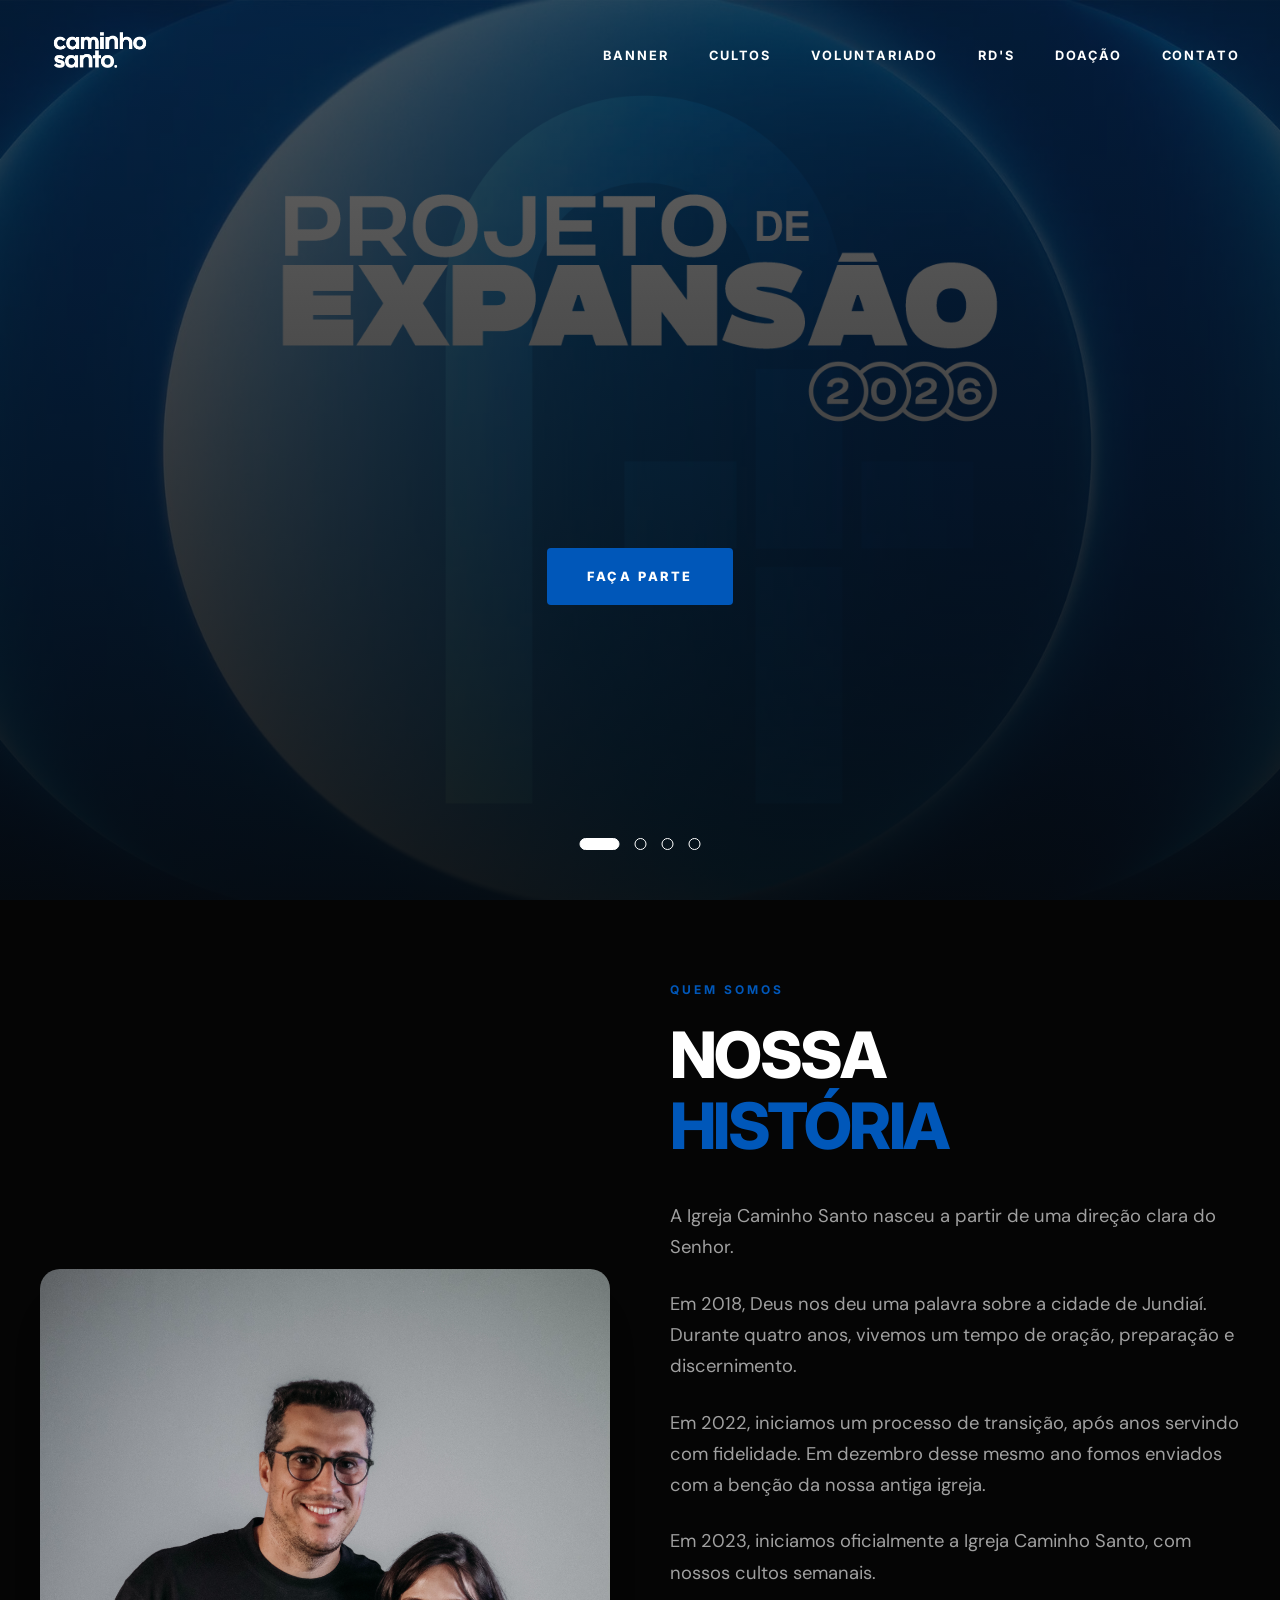
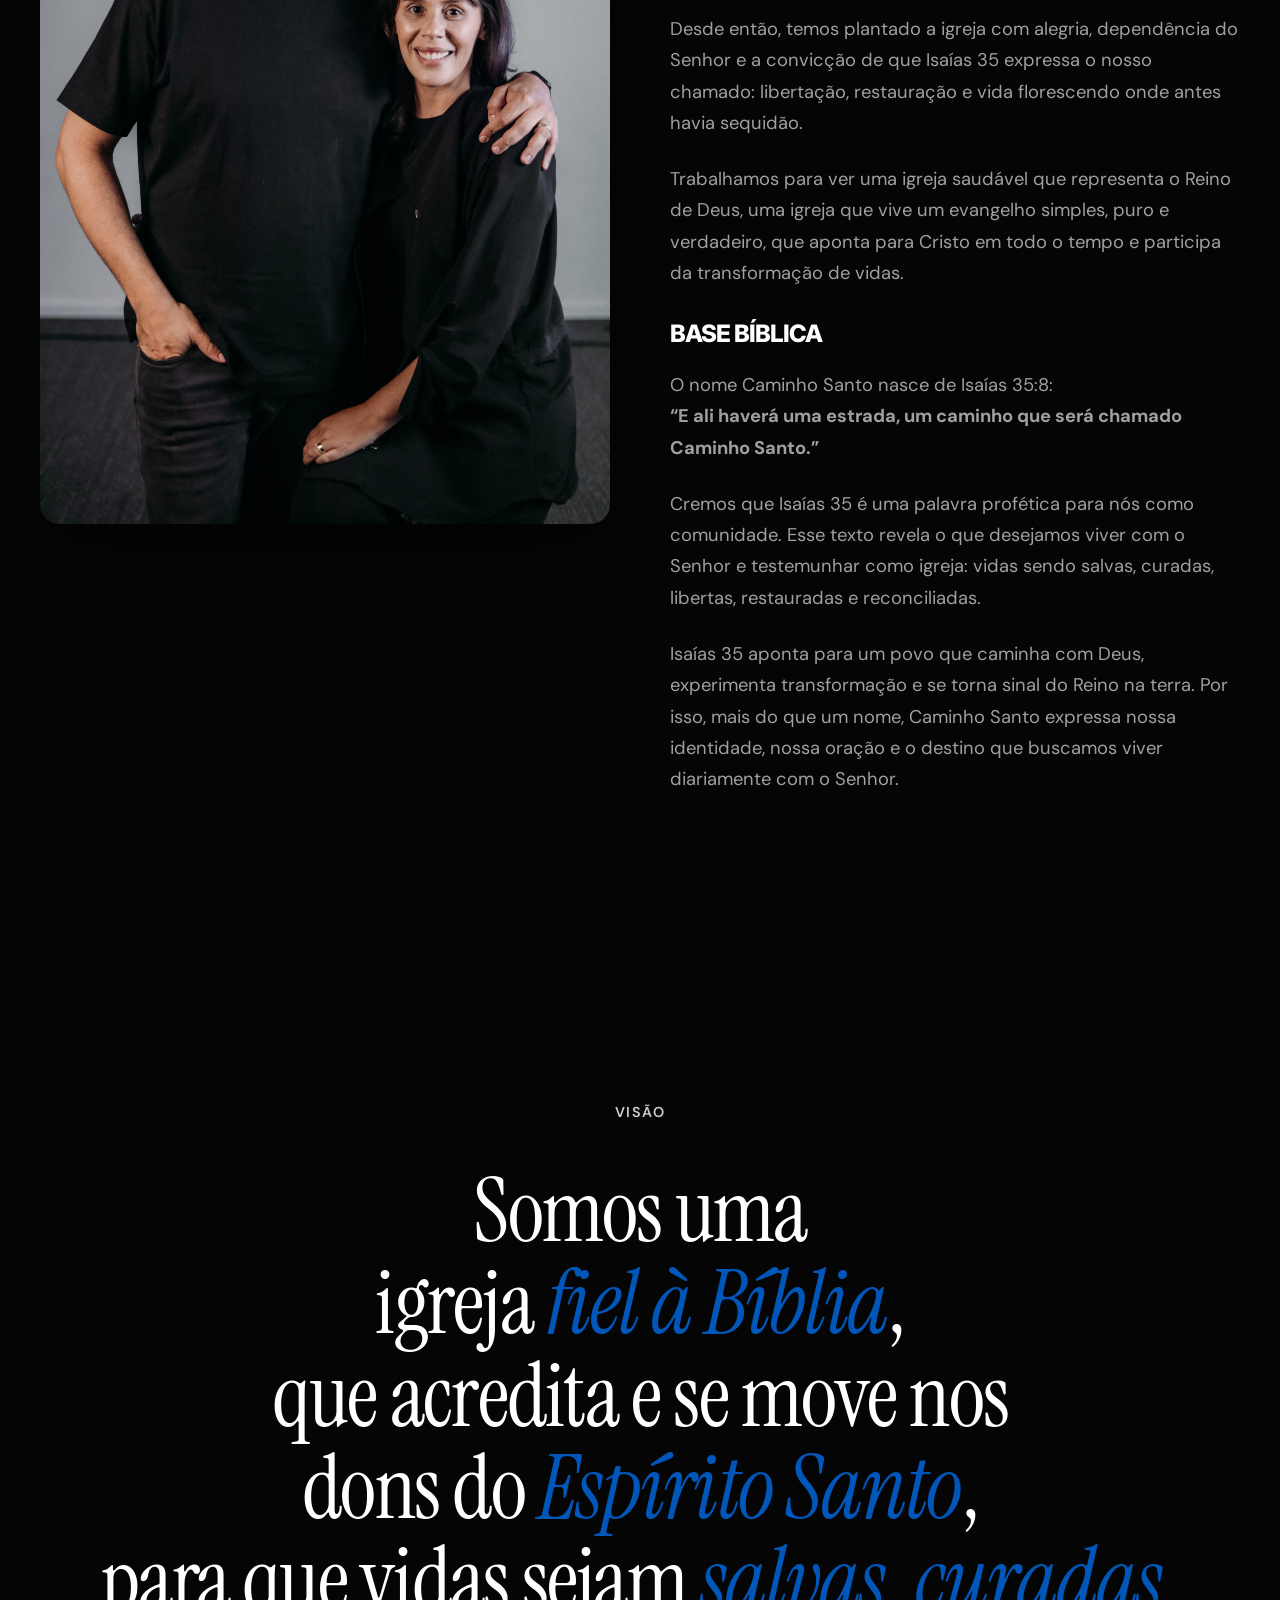
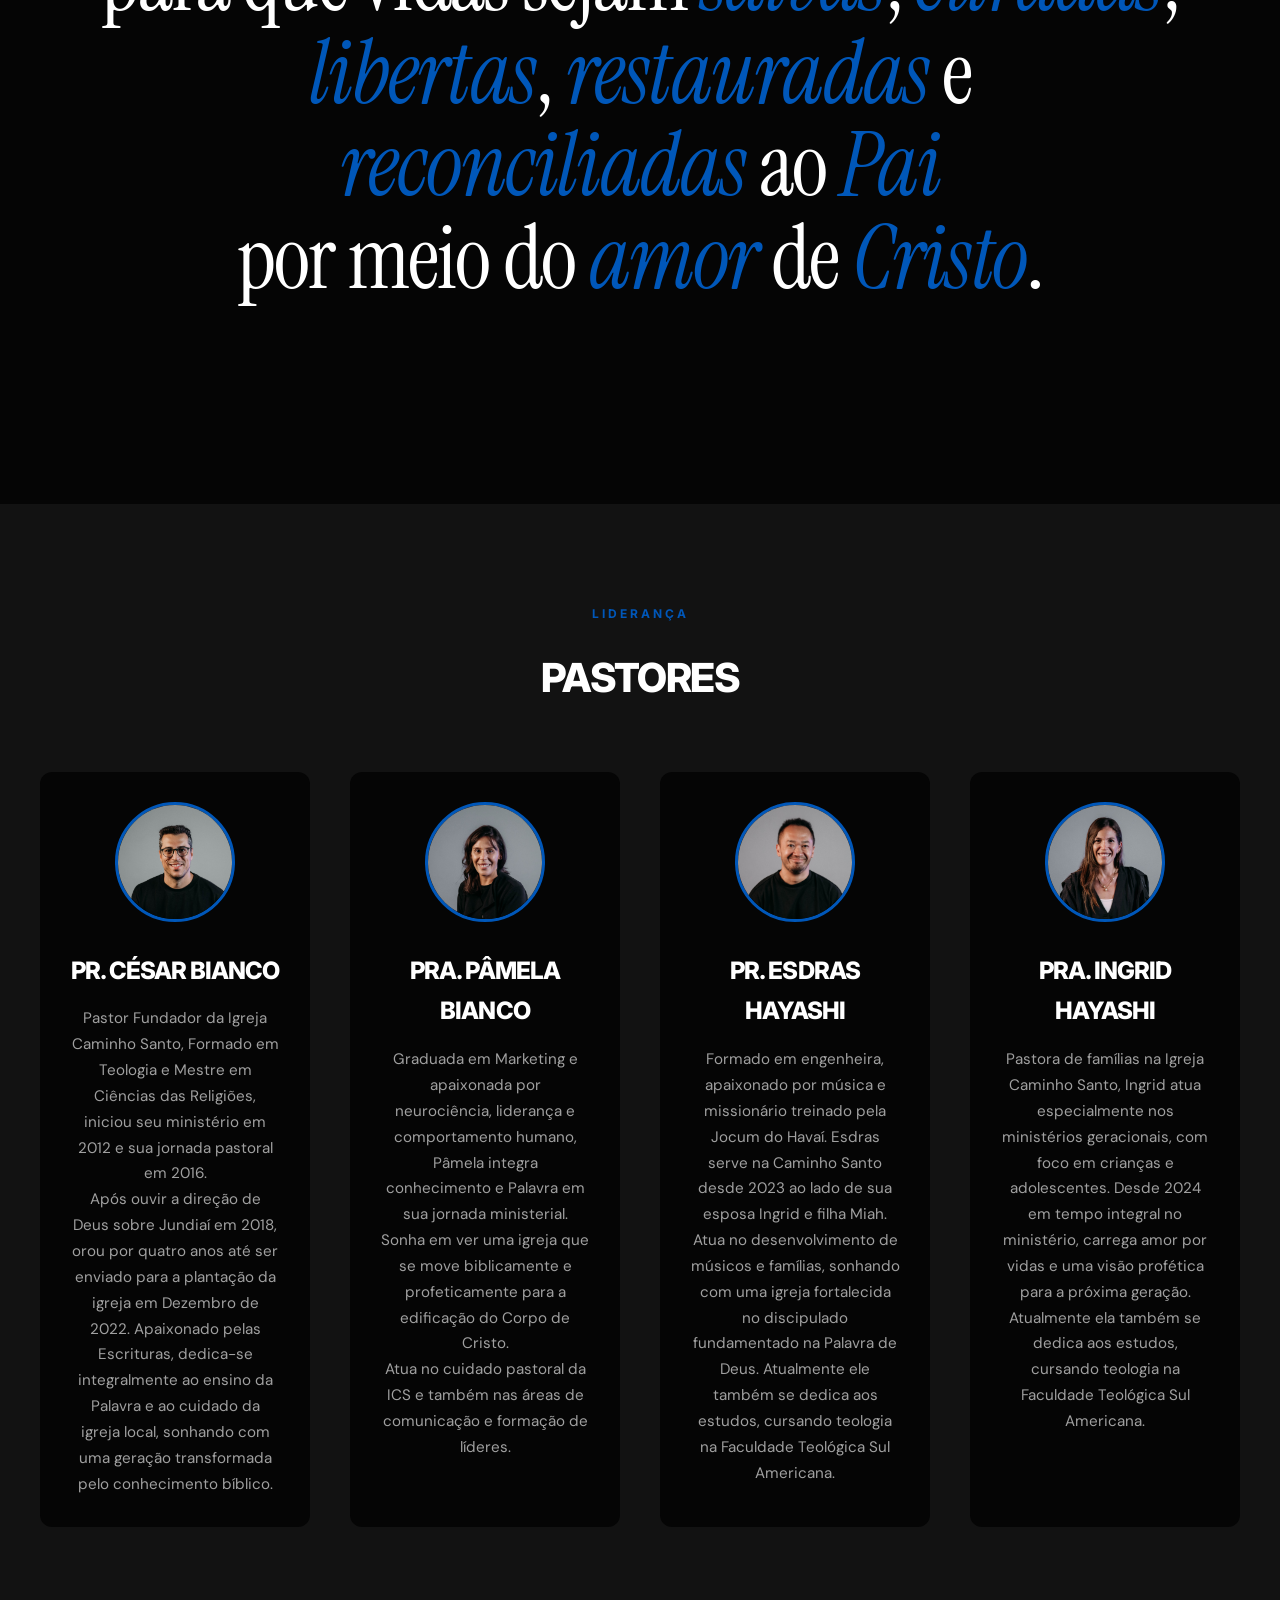
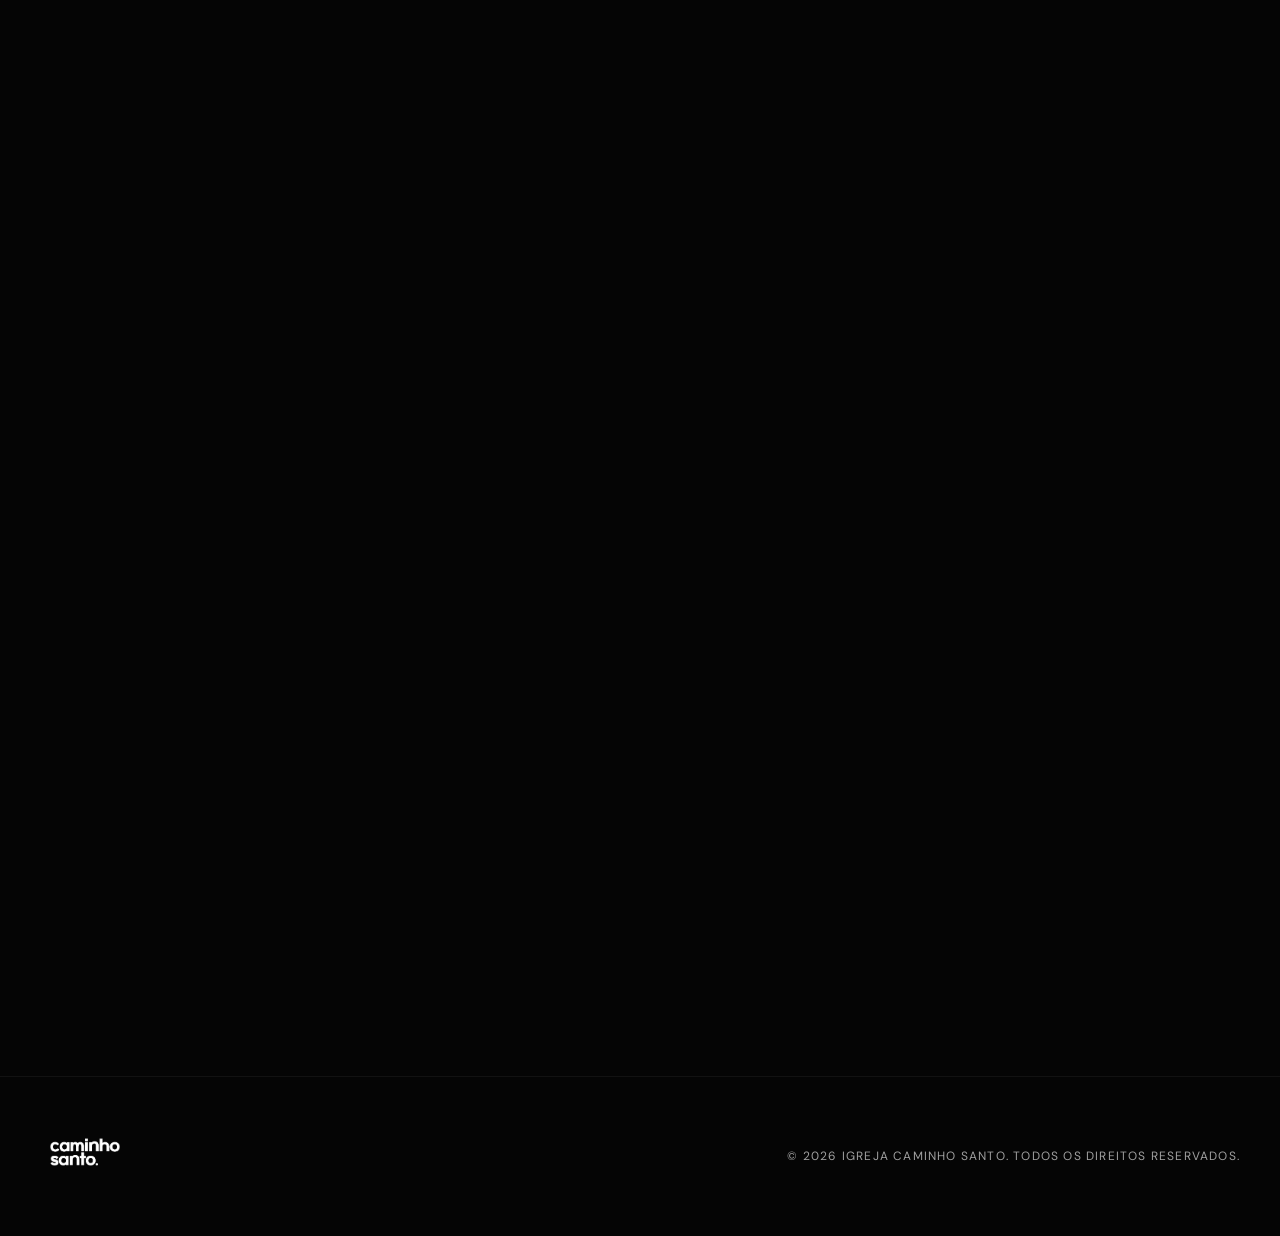
<file: index.html>
<!DOCTYPE html>
<html lang="pt-BR">

<head>
    <!-- Google Tag Manager -->
    <script>(function(w,d,s,l,i){w[l]=w[l]||[];w[l].push({'gtm.start':
    new Date().getTime(),event:'gtm.js'});var f=d.getElementsByTagName(s)[0],
    j=d.createElement(s),dl=l!='dataLayer'?'&l='+l:'';j.async=true;j.src=
    'https://www.googletagmanager.com/gtm.js?id='+i+dl;f.parentNode.insertBefore(j,f);
    })(window,document,'script','dataLayer','GTM-WJJWD4DZ');</script>
    <!-- End Google Tag Manager -->

    <meta charset="UTF-8">
    <meta name="viewport" content="width=device-width, initial-scale=1.0">
    <title>Igreja Caminho Santo | Jundiaí - SP</title>

    <!-- Favicon -->
    <link rel="icon" type="image/svg+xml" href="assets/LOGO ICS.svg">
    <link rel="icon" type="image/png" href="assets/logo-ics.png">
    <link rel="apple-touch-icon" href="assets/logo-ics.png">
    <meta name="description"
        content="Bem-vindo à Igreja Caminho Santo em Jundiaí. Uma comunidade dedicada a Deus, comunhão e serviço.">
    <meta property="og:type" content="website">
    <meta property="og:url" content="https://www.caminhosanto.com">
    <meta property="og:title" content="Igreja Caminho Santo | Jundiaí - SP">
    <meta property="og:description"
        content="Uma comunidade dedicada a Deus, comunhão e serviço no Bairro Retiro em Jundiaí. Venha nos visitar!">
    <meta property="og:image" content="https://www.caminhosanto.com/assets/logo-ics.png">

    <meta name="keywords"
        content="Igreja em Jundiaí, Igreja Caminho Santo, Bairro Retiro Jundiaí, César Bianco, Pâmela Bianco, fé cristã, comunidade evangélica">
    <meta name="robots" content="index, follow">
    <link rel="canonical" href="https://www.caminhosanto.com">

    <meta name="description" content="Igreja Caminho Santo em Jundiaí. Cultos aos domingos às 17h. Venha nos conhecer!">
    <meta name="keywords" content="Igreja Caminho Santo, Jundiaí, Igreja Evangélica, Culto, Comunidade">
    <meta name="author" content="Igreja Caminho Santo">
    <meta name="theme-color" content="#0056b9">

    <!-- Open Graph / Facebook -->
    <meta property="og:type" content="website">
    <meta property="og:url" content="https://www.caminhosanto.com/">
    <meta property="og:title" content="Igreja Caminho Santo | Jundiaí - SP">
    <meta property="og:description"
        content="Bem-vindo à Igreja Caminho Santo em Jundiaí. Uma comunidade dedicada a Deus, comunhão e serviço.">
    <meta property="og:image" content="https://www.caminhosanto.com/assets/logo-ics.png">

    <!-- Twitter -->
    <meta property="twitter:card" content="summary_large_image">
    <meta property="twitter:url" content="https://www.caminhosanto.com/">
    <meta property="twitter:title" content="Igreja Caminho Santo | Jundiaí - SP">
    <meta property="twitter:description"
        content="Bem-vindo à Igreja Caminho Santo em Jundiaí. Uma comunidade dedicada a Deus, comunhão e serviço.">
    <meta property="twitter:image" content="https://www.caminhosanto.com/assets/logo-ics.png">


    <!-- Google Fonts -->
    <link rel="preconnect" href="https://fonts.googleapis.com">
    <link rel="preconnect" href="https://fonts.gstatic.com" crossorigin>
    <link
        href="https://fonts.googleapis.com/css2?family=Inter:wght@400;700;800;900&family=DM+Sans:ital,wght@0,400;0,500;0,700;1,400&family=Instrument+Serif:ital@0;1&display=swap"
        rel="stylesheet">

    <!-- Icons -->
    <link rel="stylesheet" href="https://cdnjs.cloudflare.com/ajax/libs/font-awesome/6.4.0/css/all.min.css">

    <!-- Custom Style -->
    <link rel="stylesheet" href="style.css">


    <script type="application/ld+json">
        {
        "@context": "https://schema.org",
        "@type": "Church",
        "name": "Igreja Caminho Santo",
        "address": {
            "@type": "PostalAddress",
            "streetAddress": "Rua Eugênio Lacerda, 75",
            "addressLocality": "Jundiaí",
            "addressRegion": "SP",
            "postalCode": "13209-510",
            "addressCountry": "BR"
        },
        "geo": {
            "@type": "GeoCoordinates",
            "latitude": -23.1857, 
            "longitude": -46.8978
        },
        "url": "https://www.caminhosanto.com",
        "telephone": "+5511918548884",
        "openingHours": "Su 17:00-19:00"
        }
        </script>
</head>

<body>
    <!-- Google Tag Manager (noscript) -->
    <noscript><iframe src="https://www.googletagmanager.com/ns.html?id=GTM-WJJWD4DZ"
    height="0" width="0" style="display:none;visibility:hidden"></iframe></noscript>
    <!-- End Google Tag Manager (noscript) -->

    <header id="header">
        <nav class="container">
            <div class="logo">
                <img src="assets/ICS - WB.png" alt="Igreja Caminho Santo Logo">
            </div>

            <div class="menu-toggle" id="mobile-menu">
                <i class="fas fa-bars"></i>
            </div>

            <ul class="nav-links">
                <li><a href="#home">BANNER</a></li>
                <li><a href="#contato">CULTOS</a></li>
                <li><a href="#voluntariado">VOLUNTARIADO</a></li>
                <li><a href="#rds">RD'S</a></li>
                <li><a href="#doacao">DOAÇÃO</a></li>
                <li><a href="#contato">CONTATO</a></li>
            </ul>
        </nav>
    </header>

    <main>
        <!-- Home / Banner -->
        <section id="home" class="hero reveal">
            <div class="carousel" id="hero-carousel">
                <div class="carousel-inner">
                    <div class="carousel-item active" id="slide-expansao">
                        <div class="overlay"></div>
                        <div class="carousel-content">
                            <span class="subtitle" style="visibility: hidden;">PROJETO EXPANSÃO</span>
                            <h1 style="visibility: hidden;">PROJETO <br><span>EXPANSÃO</span></h1>
                            <div class="cta-group">
                                <a href="https://expansao.caminhosanto.com" class="btn btn-primary">FAÇA PARTE</a>
                            </div>
                        </div>
                    </div>
                    <div class="carousel-item" id="slide-cultos">
                        <div class="overlay"></div>
                        <div class="carousel-content">
                            <span class="subtitle">DOMINGOS ÀS 17H</span>
                            <h1>NOSSOS <br><span>CULTOS</span></h1>
                            <div class="cta-group">
                                <a href="#contato" class="btn btn-primary">CONHEÇA-NOS</a>
                                <a href="#pregacoes" class="btn btn-outline-white">ASSISTA ONLINE</a>
                            </div>
                        </div>
                    </div>
                    <div class="carousel-item" id="slide-voluntariado">
                        <div class="overlay"></div>
                        <div class="carousel-content">
                            <span class="subtitle">FAÇA PARTE DA NOSSA EQUIPE</span>
                            <h1>SEJA UM <br><span>VOLUNTÁRIO</span></h1>
                            <div class="cta-group">
                                <a href="https://forms.gle/cna1VsCorgvgGhZr7" target="_blank"
                                    class="btn btn-primary">QUERO SERVIR</a>
                            </div>
                        </div>
                    </div>
                    <div class="carousel-item" id="slide-kids">
                        <div class="overlay"></div>
                        <div class="carousel-content">
                            <span class="subtitle">O CAMINHO PARA OS PEQUENOS</span>
                            <h1>ICS <br><span>KIDS</span></h1>
                            <div class="cta-group">
                                <a href="#ministerios" class="btn btn-primary">CONHECER MAIS</a>
                            </div>
                        </div>
                    </div>
                </div>
                <div class="carousel-indicators">
                    <span class="dot active" data-index="0"></span>
                    <span class="dot" data-index="1"></span>
                    <span class="dot" data-index="2"></span>
                    <span class="dot" data-index="3"></span>
                </div>
            </div>
        </section>

        <!-- Quem Somos -->
        <section id="about" class="about-section reveal">
            <div class="container grid">
                <div class="about-image">
                    <img src="assets/pastores.jpg" alt="Nossa História">
                </div>
                <div class="about-content">
                    <span class="subtitle">QUEM SOMOS</span>
                    <h2>NOSSA <br><span>HISTÓRIA</span></h2>
                    <p>A Igreja Caminho Santo nasceu a partir de uma direção clara do Senhor.</p>
                    <p>Em 2018, Deus nos deu uma palavra sobre a cidade de Jundiaí. Durante quatro anos, vivemos um
                        tempo de oração, preparação e discernimento.</p>
                    <p>Em 2022, iniciamos um processo de transição, após anos servindo com fidelidade. Em
                        dezembro desse mesmo ano fomos enviados com a benção da nossa antiga igreja.</p>
                    <p>Em 2023, iniciamos oficialmente a Igreja Caminho Santo, com nossos cultos semanais.</p>
                    <p>Desde então, temos plantado a igreja com alegria, dependência do Senhor e a convicção de que
                        Isaías 35 expressa o nosso chamado: libertação, restauração e vida florescendo onde antes havia
                        sequidão.</p>
                    <p>Trabalhamos para ver uma igreja saudável que representa o Reino de Deus, uma igreja que vive um
                        evangelho simples, puro e verdadeiro, que aponta para Cristo em todo o tempo e participa da
                        transformação de vidas.</p>

                    <h3 class="mt-4" style="font-size: 1.5rem; margin-bottom: 15px;  font-family: 'Inter', sans-serif;">
                        Base Bíblica</h3>
                    <p>O nome Caminho Santo nasce de Isaías 35:8:<br><strong>“E ali haverá uma estrada, um caminho que
                            será chamado Caminho Santo.”</strong></p>
                    <p>Cremos que Isaías 35 é uma palavra profética para nós como comunidade. Esse texto revela o que
                        desejamos viver com o Senhor e testemunhar como igreja: vidas sendo salvas, curadas, libertas,
                        restauradas e reconciliadas.</p>
                    <p>Isaías 35 aponta para um povo que caminha com Deus, experimenta transformação e se torna sinal do
                        Reino na terra. Por isso, mais do que um nome, Caminho Santo expressa nossa identidade, nossa
                        oração e o destino que buscamos viver diariamente com o Senhor.</p>
                </div>
            </div>
        </section>

        <!-- Visão -->
        <section id="vision" class="vision-section reveal">
            <div class="container">
                <div class="vision-content">
                    <span class="vision-subtitle">VISÃO</span>
                    <h2 class="vision-text">Somos uma<br>igreja <em>fiel à Bíblia</em>,<br> que acredita e se move
                        nos<br>dons do <em>Espírito Santo</em>,<br> para que vidas sejam <em>salvas</em>,
                        <em>curadas</em>,<br><em>libertas</em>, <em>restauradas</em> e <br><em>reconciliadas</em> ao
                        <em>Pai</em>
                        <br>por meio do <em>amor</em> de <em>Cristo</em>.
                    </h2>
                </div>
            </div>
        </section>

        <!-- Pastores -->
        <section id="pastores" class="pastors-section reveal">
            <div class="container">
                <div class="section-header">
                    <span class="subtitle">LIDERANÇA</span>
                    <h2>PASTORES</h2>
                </div>
                <div class="pastors-grid text-center">
                    <div class="pastor-card">
                        <div class="pastor-photo">
                            <img src="assets/cesar.jpg" alt="Pr. Cesar Bianco">
                        </div>
                        <h3>Pr. César Bianco</h3>
                        <p>Pastor Fundador da Igreja Caminho Santo, Formado em Teologia e Mestre em Ciências das
                            Religiões, iniciou seu ministério em 2012 e sua jornada pastoral em 2016.
                            <br>
                            Após ouvir a direção de Deus sobre Jundiaí em 2018, orou por quatro anos até ser enviado
                            para a plantação da igreja em Dezembro de 2022. Apaixonado pelas Escrituras, dedica-se
                            integralmente ao ensino da Palavra e ao cuidado da igreja local, sonhando com uma geração
                            transformada pelo conhecimento bíblico.
                        </p>
                    </div>
                    <div class="pastor-card">
                        <div class="pastor-photo">
                            <img src="assets/pamela.jpg" alt="Pra. Pamela Bianco">
                        </div>
                        <h3>Pra. Pâmela Bianco</h3>
                        <p>Graduada em Marketing e apaixonada por neurociência, liderança e comportamento humano, Pâmela
                            integra conhecimento e Palavra em sua jornada ministerial.
                            <br>
                            Sonha em ver uma igreja que se move biblicamente e profeticamente para a edificação do Corpo
                            de Cristo.
                            <br>Atua no cuidado pastoral da ICS e também nas áreas de comunicação e formação de líderes.
                        </p>
                    </div>
                    <div class="pastor-card">
                        <div class="pastor-photo">
                            <img src="assets/esdras.jpg" alt="Pr. Esdras Hayashi">
                        </div>
                        <h3>Pr. Esdras Hayashi</h3>
                        <p>Formado em engenheira, apaixonado por música e missionário treinado pela Jocum do Havaí.
                            Esdras serve na Caminho Santo desde 2023 ao lado de sua esposa Ingrid e filha Miah.
                            <br>
                            Atua no desenvolvimento de músicos e famílias, sonhando com uma igreja fortalecida no
                            discipulado fundamentado na Palavra de Deus. Atualmente ele também se dedica aos estudos,
                            cursando
                            teologia na Faculdade Teológica Sul Americana.
                        </p>
                    </div>
                    <div class="pastor-card">
                        <div class="pastor-photo">
                            <img src="assets/ingrid.jpg" alt="Pra. Ingrid Hayashi">
                        </div>
                        <h3>Pra. Ingrid Hayashi</h3>
                        <p>Pastora de famílias na Igreja Caminho Santo, Ingrid atua especialmente nos ministérios
                            geracionais, com foco em crianças e adolescentes. Desde 2024 em tempo integral no
                            ministério, carrega amor por vidas e uma visão profética para a próxima geração. Atualmente
                            ela também se dedica aos estudos, cursando teologia na Faculdade Teológica Sul Americana.
                        </p>
                    </div>
                </div>
            </div>
        </section>

        <!-- Conectando com a ICS -->
        <section id="conectando" class="connecting-section reveal">
            <div class="container">
                <div class="section-header">
                    <span class="subtitle">CONECTE-SE</span>
                    <h2>CONECTANDO COM A ICS</h2>
                </div>
            </div>

            <!-- YouTube Pregações -->
            <div id="pregacoes" class="youtube-section" style="background: transparent;">
                <div class="container">
                    <div class="section-header" style="margin-bottom: 30px;">
                        <span class="subtitle">YOUTUBE</span>
                        <h2>PREGAÇÕES</h2>
                    </div>
                    <div class="video-grid">
                        <div class="video-main" style="max-width: 800px; margin: 0 auto;">
                            <div class="video-container">
                                <iframe id="yt-player" src="https://www.youtube.com/embed/f8FXmAQ4X0c" frameborder="0"
                                    allow="autoplay; fullscreen; encrypted-media; picture-in-picture;"
                                    allowfullscreen></iframe>
                            </div>
                        </div>
                    </div>
                    <div class="youtube-footer" style="margin-top: 30px;">
                        <a href="https://www.youtube.com/@caminhosanto.jundiai" target="_blank"
                            class="btn btn-outline-dark">VER TODAS NO YOUTUBE</a>
                    </div>
                </div>
            </div>

            <!-- Spotify Playlist -->
            <div id="playlist" class="playlist-section" style="padding-top: 50px; padding-bottom: 50px;">
                <div class="container grid">
                    <div class="playlist-info">
                        <span class="subtitle">LOUVOR</span>
                        <h2>NOSSO SPOTIFY</h2>
                        <p>Acompanhe as canções que temos cantado em nossa comunidade.</p>
                        <a href="https://open.spotify.com/playlist/2lokNkazQ2U1N2LCF9n55V?si=082d685abb3b45be"
                            target="_blank" class="btn btn-spotify"><i class="fab fa-spotify"></i> OUVIR NO SPOTIFY</a>
                    </div>
                    <div class="playlist-embed">
                        <iframe style="border-radius:12px"
                            src="https://open.spotify.com/embed/playlist/2lokNkazQ2U1N2LCF9n55V?utm_source=generator&theme=0"
                            width="100%" height="352" frameBorder="0" allowfullscreen=""
                            allow="autoplay; clipboard-write; encrypted-media; fullscreen; picture-in-picture"
                            loading="lazy"></iframe>
                    </div>
                </div>
            </div>

            <!-- Ministérios com Hover -->
            <div id="ministerios" class="ministerios-section">
                <div class="container">
                    <div class="ministerios-container">
                        <div class="ministerios-lista">
                            <div class="ministerio-item active" data-target="kids">Kids</div>
                            <div class="ministerio-item" data-target="deeperz">Deeperz</div>
                            <div class="ministerio-item" data-target="mov">MOV</div>
                            <div class="ministerio-item" data-target="ruah">Ruah</div>
                        </div>
                        <div class="ministerios-conteudo">
                            <div class="ministerio-detalhe active" id="min-kids">
                                <h3>Kids</h3>
                                <p>Espaço de discipulado para crianças, onde ensinamos a Palavra de Deus e cultivamos
                                    uma adoração genuína desde pequeninos.</p>
                                <br>
                                <p><strong>Idade:</strong> berçário até 12 anos</p>
                                <p><strong>Horário:</strong> Todos os domingos, às 17h</p>
                            </div>
                            <div class="ministerio-detalhe" id="min-deeperz">
                                <h3>Deeperz</h3>
                                <p>O ministério de adolescentes da Igreja Caminho Santo, focado em fortalecer a
                                    identidade, relacionamento com Deus e crescimento espiritual em uma fase decisiva da
                                    vida.</p>
                                <br>
                                <p><strong>Horário:</strong> Todas as sextas-feiras, às 20h30</p>
                            </div>
                            <div class="ministerio-detalhe" id="min-mov">
                                <h3>MOV</h3>
                                <p>Culto de jovens da Igreja Caminho Santo. Um movimento para jovens crescerem em
                                    maturidade de fé e serem ativados para influenciar todas as esferas da sociedade.
                                </p>
                                <br>
                                <p><strong>Horário:</strong> Primeiro e terceiro sábado de cada mês às 19h</p>
                            </div>
                            <div class="ministerio-detalhe" id="min-ruah">
                                <h3>Encontro Ruah</h3>
                                <p>Ministério de mulheres da Igreja Caminho Santo, voltado à ativação espiritual e
                                    formação de mulheres que vivem de acordo com o coração de Deus, sensíveis ao
                                    Espírito Santo e ao mover profético.
                                    <br>Dias e horários disponíveis em nossas redes sociais.
                                </p>
                            </div>
                        </div>
                    </div>
                    <div class="demais-ministerios-texto text-center mt-5">
                        <p><em>Além destes ministérios, a Igreja Caminho Santo atua em diversas outras áreas, servindo
                                com dedicação para abençoar a comunidade e expandir o Reino de Deus.</em></p>
                    </div>
                </div>
            </div>

            <!-- RDs e Voluntariado -->
            <div class="rds-voluntariado reveal">
                <div class="container grid">
                    <div id="rds" class="content-box">
                        <span class="subtitle">COMUNHÃO</span>
                        <h2>RDs (Redes de discipulado)</h2>
                        <p>As RDs são encontros semanais que acontecem nas casas, com o propósito de fortalecer a
                            comunidade, promover comunhão e aprofundar o relacionamento com Deus por meio da
                            Palavra.<br><br>É um ambiente de cuidado, crescimento espiritual e vida compartilhada.</p>
                    </div>
                    <div id="voluntariado" class="content-box">
                        <span class="subtitle">SERVIÇO</span>
                        <h2>Voluntariado</h2>
                        <p>Servir faz parte da nossa identidade como igreja. Por meio do voluntariado, abençoamos vidas,
                            fortalecemos a comunidade e participamos da expansão do Reino na Terra, de forma leve,
                            criativa e cheio de excelência e amor ao próximo.
                        </p>
                        <p>Acreditamos no cuidado pessoal de cada voluntário, por isso, cada um é acompanhado por
                            um líder que o auxilia em seu desenvolvimento espiritual e ministerial, por meio de
                            encontros quinzenais de discipulado.

                        </p>
                        <a href="https://forms.gle/cna1VsCorgvgGhZr7" target="_blank" class="btn btn-primary"
                            style="margin-top: 10px;">QUERO SER UM VOLUNTÁRIO</a>
                    </div>
                </div>
            </div>
        </section>

        <!-- Doação -->
        <section id="doacao" class="doacao-section text-center reveal"
            style="padding: 100px 0; background: var(--black);">
            <div class="container">
                <span class="subtitle">CONTRIBUA</span>
                <h2>DOAÇÃO</h2>
                <p style="max-width: 600px; margin: 0 auto 30px auto; color: var(--text-muted); font-size: 1.1rem;">Sua
                    doação nos ajuda a sustentar a missão que o Senhor tem nos confiado, servir pessoas e continuar
                    propagando a mensagem do Evangelho de Jesus Cristo.</p>
                <p style="max-width: 600px; margin: 0 auto 40px auto; color: var(--text-muted); font-size: 1.1rem;">
                    Contribua com seus dízimos e ofertas de forma simples e segura.</p>
                <a href="https://new.caminhosanto.com/contribua" class="btn btn-primary" target="_blank">FAZER
                    DOAÇÃO</a>
            </div>
        </section>

        <!-- Contato -->
        <section id="contato" class="contact-section reveal">
            <div class="container grid">
                <div class="contact-details">
                    <span class="subtitle">CONTATO & CULTOS</span>
                    <h2>VENHA NOS VISITAR</h2>
                    <div class="info-item">
                        <i class="fas fa-clock"></i>
                        <p>Domingos às 17h</p>
                    </div>
                    <div class="info-item">
                        <i class="fas fa-map-marker-alt"></i>
                        <p>R. Eugênio Lacerda, 75 - Retiro, Jundiaí - SP<br>13209-510 - Brasil</p>
                    </div>
                    <div class="info-item">
                        <i class="fab fa-whatsapp" style="color: #25D366;"></i>
                        <a href="https://wa.me/5511918548884" target="_blank" class="whatsapp-link">
                            <p>+55 (11) 91854-8884</p>
                        </a>
                    </div>
                    <div class="info-item">
                        <i class="fas fa-envelope"></i>
                        <a href="mailto:contato@caminhosanto.com" class="whatsapp-link">
                            <p>contato@caminhosanto.com</p>
                        </a>
                    </div>

                    <div class="social-links">
                        <a href="https://www.instagram.com/caminhosanto.jundiai" target="_blank"><i
                                class="fab fa-instagram"></i></a>
                        <a href="https://www.youtube.com/@caminhosanto.jundiai" target="_blank"><i
                                class="fab fa-youtube"></i></a>
                        <a href="https://open.spotify.com/playlist/2lokNkazQ2U1N2LCF9n55V?si=082d685abb3b45be"
                            target="_blank"><i class="fab fa-spotify"></i></a>
                    </div>
                </div>
                <div class="map-box">
                    <iframe class="google-map"
                        src="https://www.google.com/maps/embed?pb=!1m18!1m12!1m3!1d3667.751685341286!2d-46.91593281459438!3d-23.179261325083004!2m3!1f0!2f0!3f0!3m2!1i1024!2i768!4f13.1!3m3!1m2!1s0x94cf25002a285cc9%3A0x71295c59d989ab6e!2sIgreja%20Caminho%20Santo%20Jundia%C3%AD!5e0!3m2!1spt-BR!2sbr!4v1773686539344!5m2!1spt-BR!2sbr"
                        width="100%" height="450" style="border:0;" allowfullscreen="" loading="lazy"
                        referrerpolicy="no-referrer-when-downgrade"></iframe>
                </div>
            </div>
        </section>
    </main>

    <footer class="footer">
        <div class="container">
            <div class="footer-grid">
                <div class="footer-logo">
                    <img src="assets/ICS - WB.png" alt="ICS Logo">
                </div>
                <div class="footer-copy">
                    <p>&copy; 2026 IGREJA CAMINHO SANTO. TODOS OS DIREITOS RESERVADOS.</p>
                </div>
            </div>
        </div>
    </footer>

    <script src="main.js?v=1.3"></script>
</body>

</html>
</file>
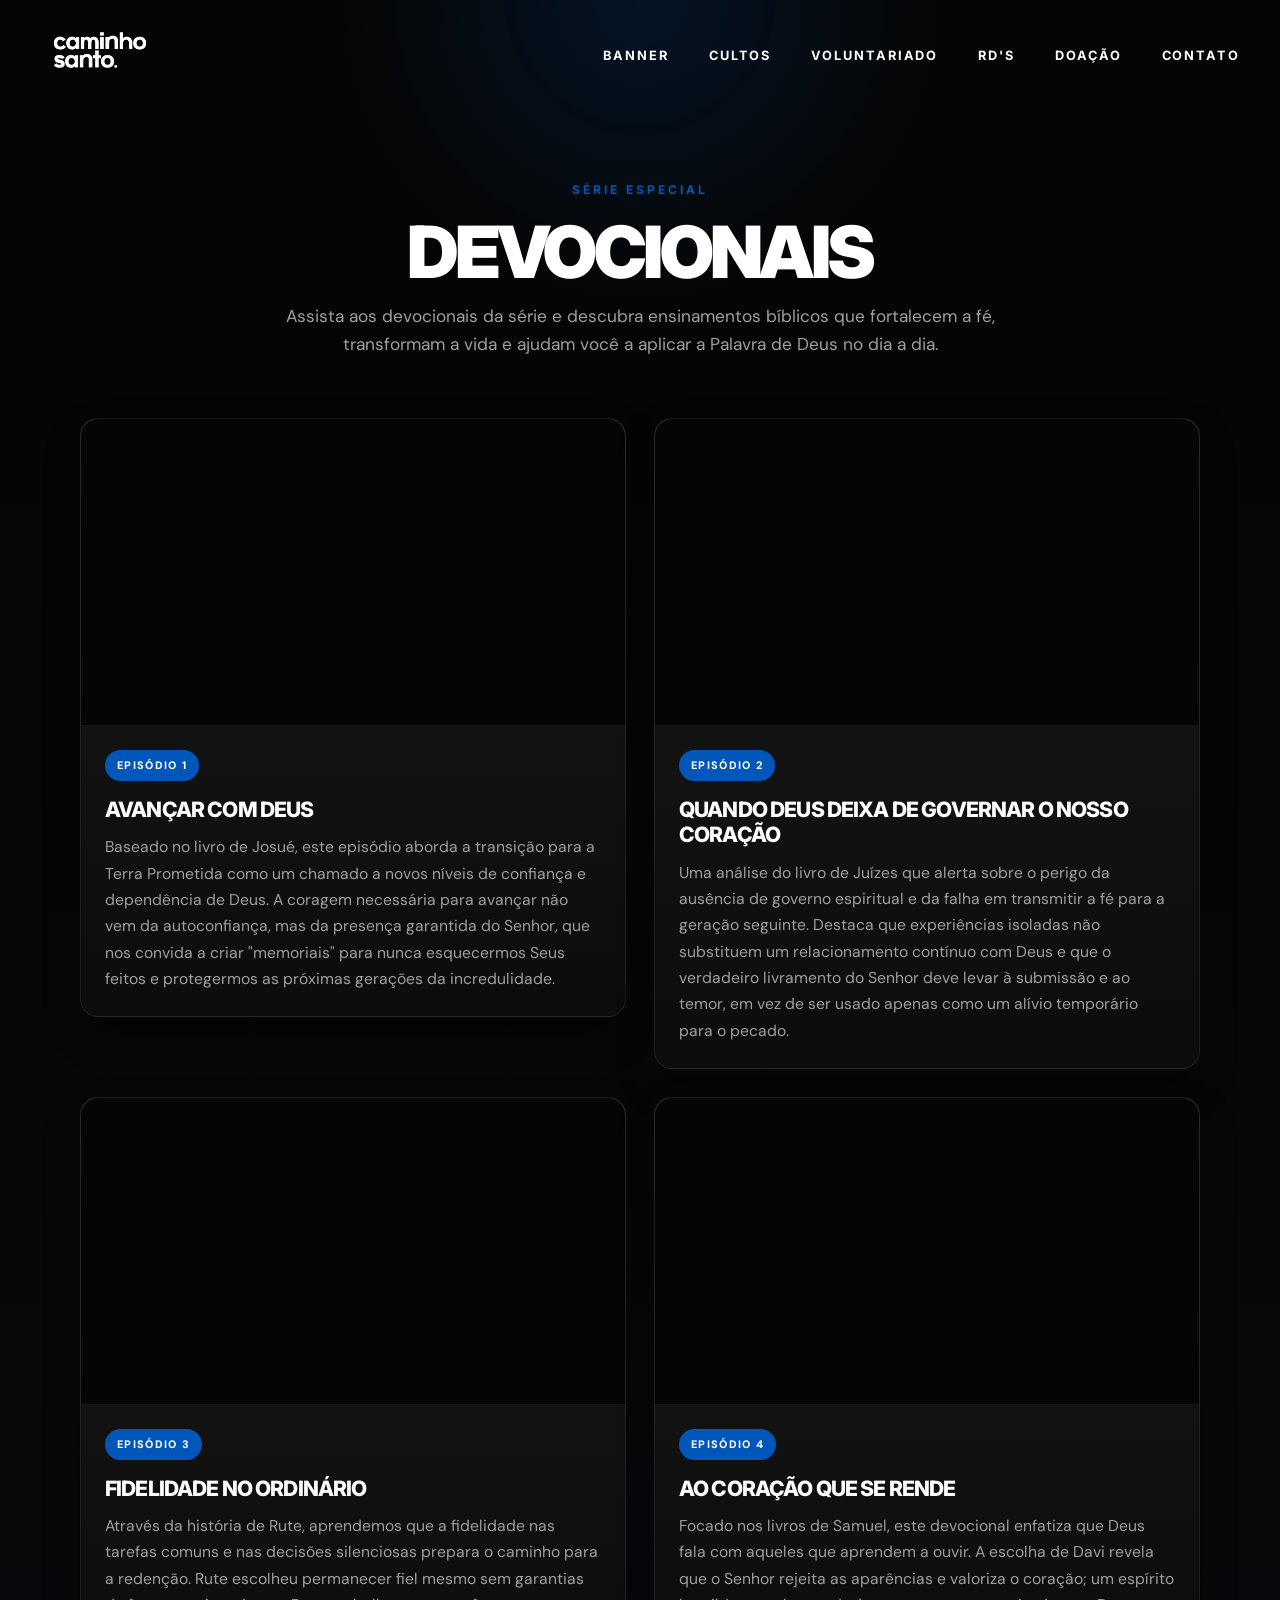
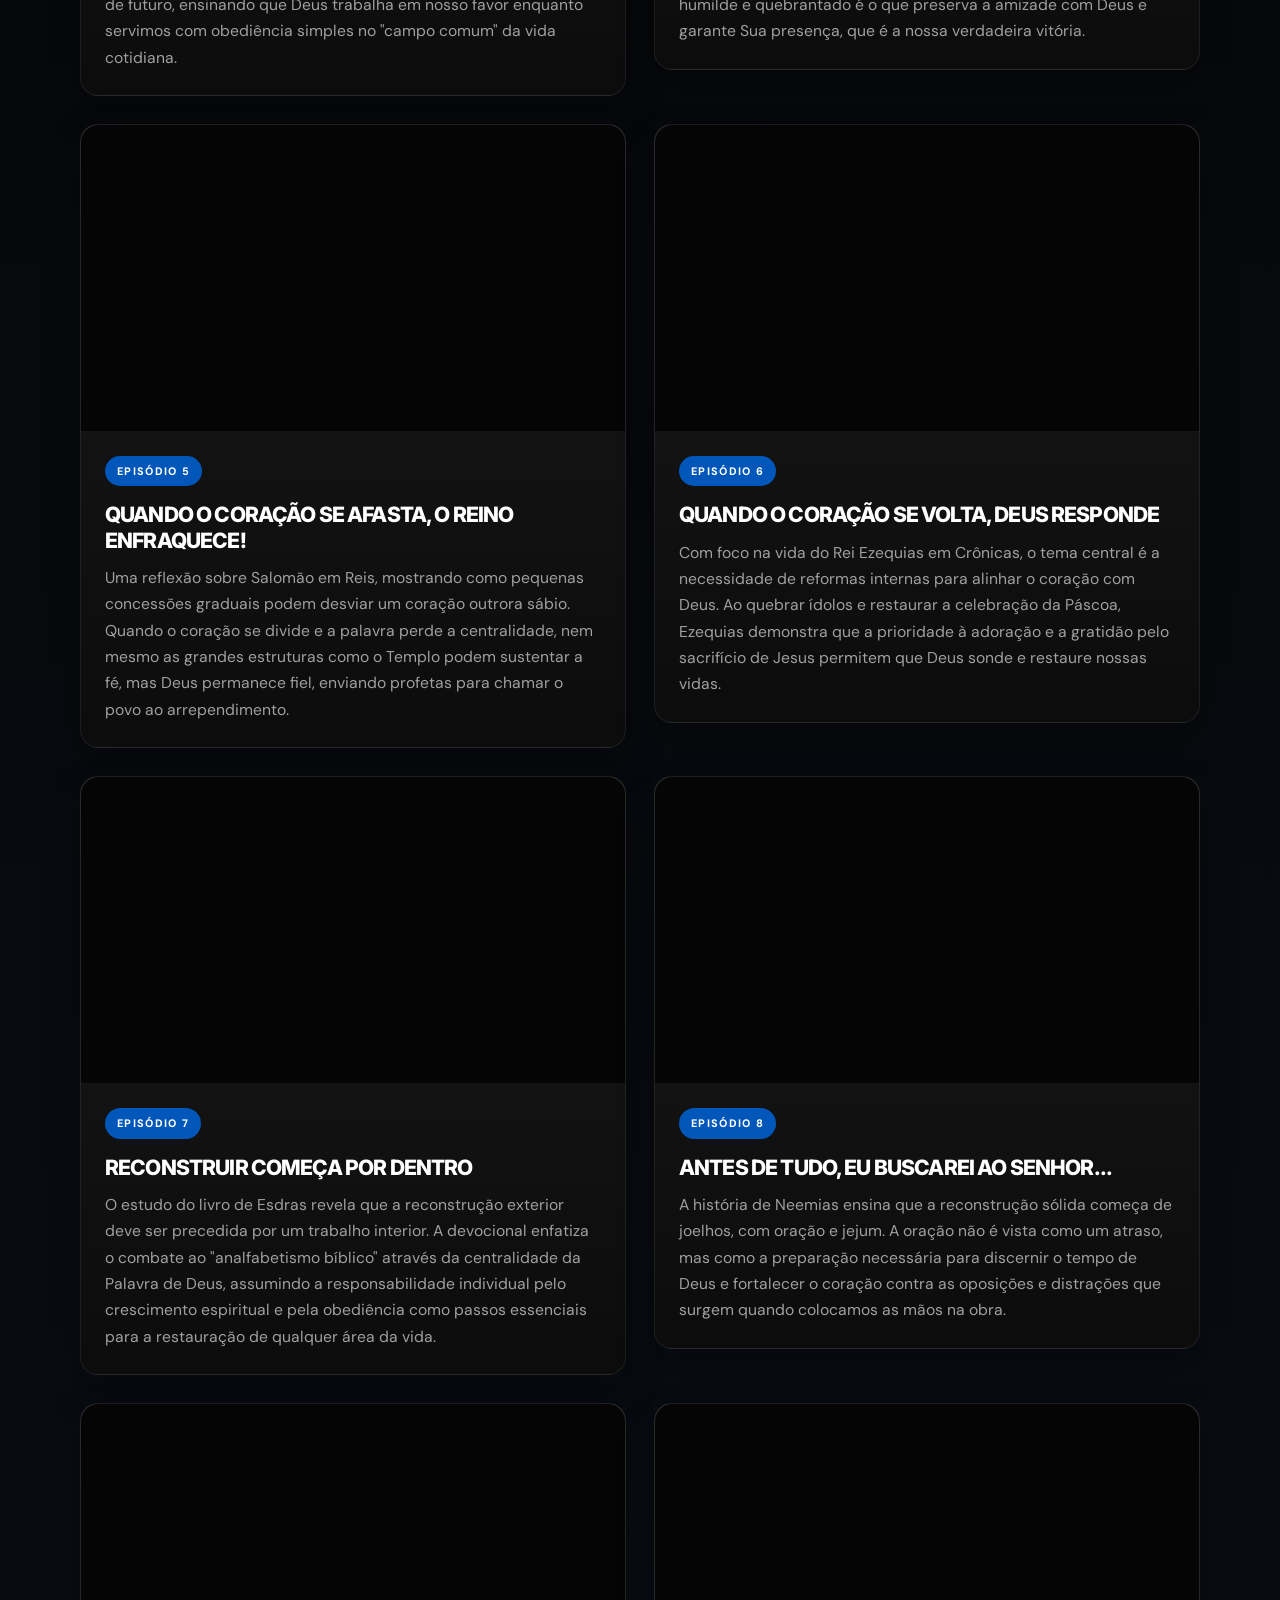
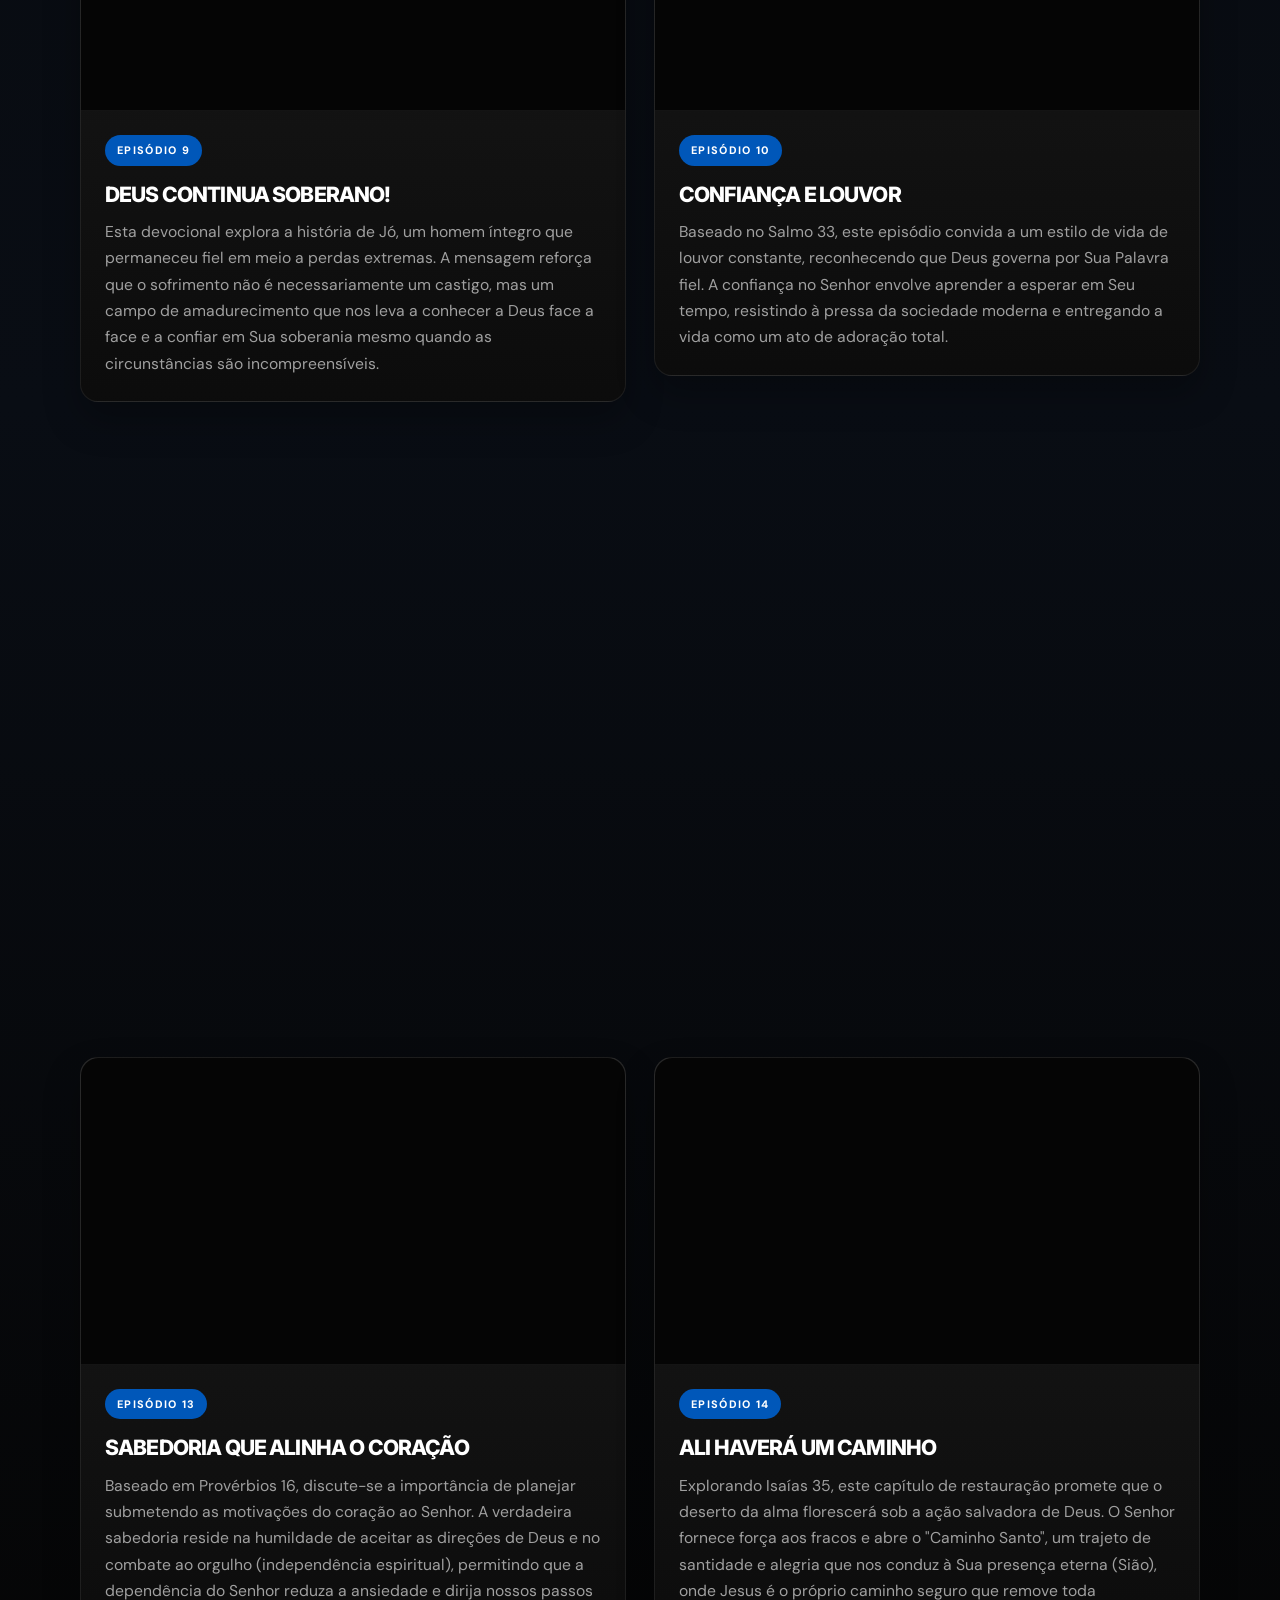
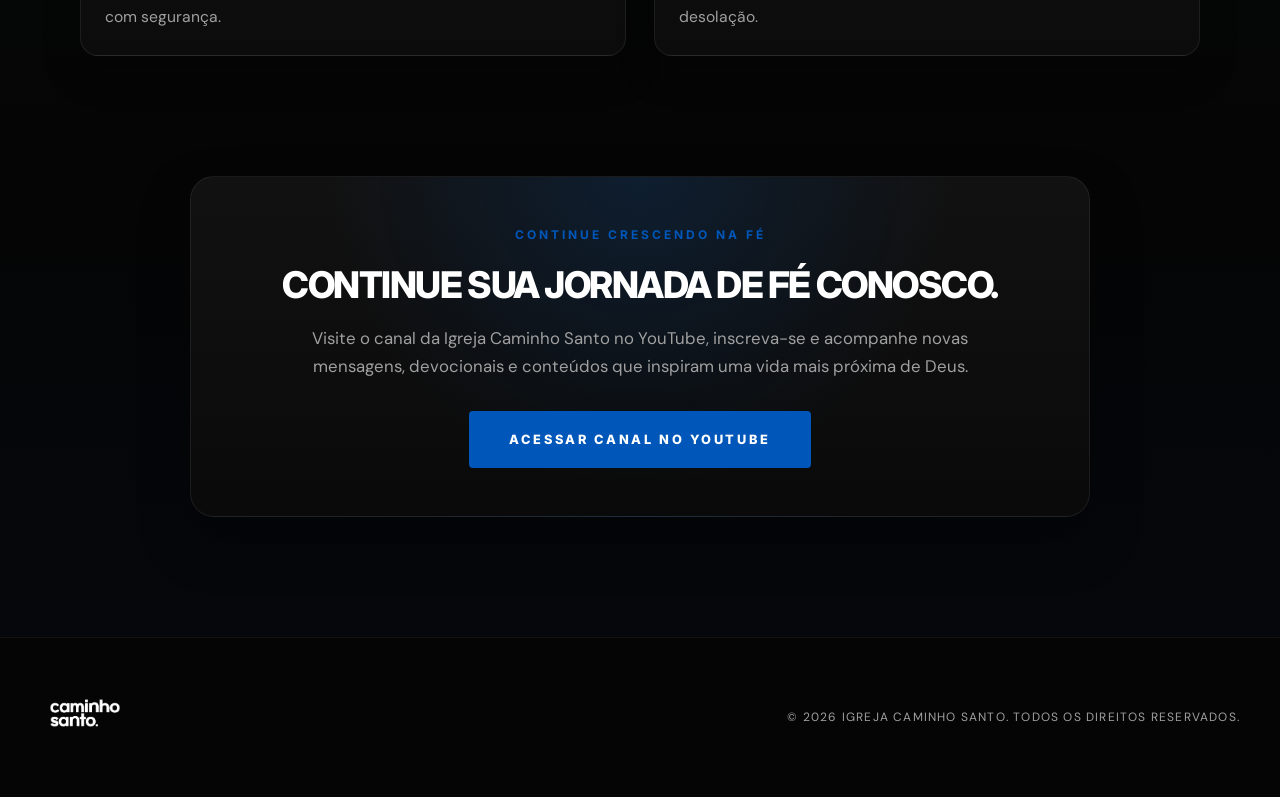
<file: devocional/index.html>
<!DOCTYPE html>
<html lang="pt-BR">

<head>
    <!-- Google Tag Manager -->
    <script>(function(w,d,s,l,i){w[l]=w[l]||[];w[l].push({'gtm.start':
    new Date().getTime(),event:'gtm.js'});var f=d.getElementsByTagName(s)[0],
    j=d.createElement(s),dl=l!='dataLayer'?'&l='+l:'';j.async=true;j.src=
    'https://www.googletagmanager.com/gtm.js?id='+i+dl;f.parentNode.insertBefore(j,f);
    })(window,document,'script','dataLayer','GTM-WJJWD4DZ');</script>
    <!-- End Google Tag Manager -->

    <meta charset="UTF-8">
    <meta name="viewport" content="width=device-width, initial-scale=1.0">
    <title>Devocionais | Igreja Caminho Santo</title>

    <!-- Favicon -->
    <link rel="icon" type="image/svg+xml" href="../assets/LOGO ICS.svg">
    <link rel="icon" type="image/png" href="../assets/logo-ics.png">
    <link rel="apple-touch-icon" href="../assets/logo-ics.png">
    
    <meta name="description" content="Acompanhe a série completa de devocionais da Igreja Caminho Santo. Ensinos e reflexões bíblicas profundas divididas em 14 episódios.">
    <meta property="og:type" content="website">
    <meta property="og:url" content="https://www.caminhosanto.com/devocional">
    <meta property="og:title" content="Devocionais | Igreja Caminho Santo">
    <meta property="og:description" content="Acompanhe a série completa de devocionais da Igreja Caminho Santo. Ensinos e reflexões bíblicas profundas divididas em 14 episódios.">
    <meta property="og:image" content="https://www.caminhosanto.com/assets/logo-ics.png">
    
    <link rel="canonical" href="https://www.caminhosanto.com/devocional">
    <meta name="theme-color" content="#0056b9">

    <!-- Google Fonts -->
    <link rel="preconnect" href="https://fonts.googleapis.com">
    <link rel="preconnect" href="https://fonts.gstatic.com" crossorigin>
    <link href="https://fonts.googleapis.com/css2?family=Inter:wght@400;700;800;900&family=DM+Sans:ital,wght@0,400;0,500;0,700;1,400&family=Instrument+Serif:ital@0;1&display=swap" rel="stylesheet">

    <!-- Icons -->
    <link rel="stylesheet" href="https://cdnjs.cloudflare.com/ajax/libs/font-awesome/6.4.0/css/all.min.css">

    <!-- Custom Style -->
    <link rel="stylesheet" href="../style.css">
</head>

<body>
    <!-- Google Tag Manager (noscript) -->
    <noscript><iframe src="https://www.googletagmanager.com/ns.html?id=GTM-WJJWD4DZ"
    height="0" width="0" style="display:none;visibility:hidden"></iframe></noscript>
    <!-- End Google Tag Manager (noscript) -->

    <header id="header">
        <nav class="container">
            <div class="logo">
                <a href="../index.html"><img src="../assets/ICS - WB.png" alt="Igreja Caminho Santo Logo"></a>
            </div>

            <div class="menu-toggle" id="mobile-menu">
                <i class="fas fa-bars"></i>
            </div>

            <ul class="nav-links">
                <li><a href="../index.html#home">BANNER</a></li>
                <li><a href="../index.html#contato">CULTOS</a></li>
                <li><a href="../index.html#voluntariado">VOLUNTARIADO</a></li>
                <li><a href="../index.html#rds">RD'S</a></li>
                <li><a href="../index.html#doacao">DOAÇÃO</a></li>
                <li><a href="../index.html#contato">CONTATO</a></li>
            </ul>
        </nav>
    </header>

    <main>
        <!-- Hero Intro Section -->
        <section class="devocional-intro">
            <div class="container">
                <span class="subtitle reveal">SÉRIE ESPECIAL</span>
                <h1 class="reveal">DEVOCIONAIS</h1>
                <p class="reveal">Assista aos devocionais da série e descubra ensinamentos bíblicos que fortalecem a fé, transformam a vida e ajudam você a aplicar a Palavra de Deus no dia a dia.</p>
                
            </div>
        </section>

        <!-- Cards Grid Section -->
        <section class="devocional-container">
            <div class="container">
                <div class="devocional-grid-all">
                    
                    <!-- Card EP 1 -->
                    <div class="devocional-card reveal">
                        <div class="video-container">
                            <iframe src="https://www.youtube.com/embed/ZAnvLsmajTA?start=4" frameborder="0"
                                allow="autoplay; fullscreen; encrypted-media; picture-in-picture;"
                                allowfullscreen loading="lazy"></iframe>
                        </div>
                        <div class="devocional-card-body">
                            <span class="ep-badge">EPISÓDIO 1</span>
                            <h2>AVANÇAR COM DEUS</h2>
                            <p>Baseado no livro de Josué, este episódio aborda a transição para a Terra Prometida como um chamado a novos níveis de confiança e dependência de Deus. A coragem necessária para avançar não vem da autoconfiança, mas da presença garantida do Senhor, que nos convida a criar "memoriais" para nunca esquecermos Seus feitos e protegermos as próximas gerações da incredulidade.</p>
                        </div>
                    </div>

                    <!-- Card EP 2 -->
                    <div class="devocional-card reveal">
                        <div class="video-container">
                            <iframe src="https://www.youtube.com/embed/6THKZjjTdu4" frameborder="0"
                                allow="autoplay; fullscreen; encrypted-media; picture-in-picture;"
                                allowfullscreen loading="lazy"></iframe>
                        </div>
                        <div class="devocional-card-body">
                            <span class="ep-badge">EPISÓDIO 2</span>
                            <h2>QUANDO DEUS DEIXA DE GOVERNAR O NOSSO CORAÇÃO</h2>
                            <p>Uma análise do livro de Juízes que alerta sobre o perigo da ausência de governo espiritual e da falha em transmitir a fé para a geração seguinte. Destaca que experiências isoladas não substituem um relacionamento contínuo com Deus e que o verdadeiro livramento do Senhor deve levar à submissão e ao temor, em vez de ser usado apenas como um alívio temporário para o pecado.</p>
                        </div>
                    </div>

                    <!-- Card EP 3 -->
                    <div class="devocional-card reveal">
                        <div class="video-container">
                            <iframe src="https://www.youtube.com/embed/gmjzj1skUvM" frameborder="0"
                                allow="autoplay; fullscreen; encrypted-media; picture-in-picture;"
                                allowfullscreen loading="lazy"></iframe>
                        </div>
                        <div class="devocional-card-body">
                            <span class="ep-badge">EPISÓDIO 3</span>
                            <h2>FIDELIDADE NO ORDINÁRIO</h2>
                            <p>Através da história de Rute, aprendemos que a fidelidade nas tarefas comuns e nas decisões silenciosas prepara o caminho para a redenção. Rute escolheu permanecer fiel mesmo sem garantias de futuro, ensinando que Deus trabalha em nosso favor enquanto servimos com obediência simples no "campo comum" da vida cotidiana.</p>
                        </div>
                    </div>

                    <!-- Card EP 4 -->
                    <div class="devocional-card reveal">
                        <div class="video-container">
                            <iframe src="https://www.youtube.com/embed/IDQERDAAyXQ" frameborder="0"
                                allow="autoplay; fullscreen; encrypted-media; picture-in-picture;"
                                allowfullscreen loading="lazy"></iframe>
                        </div>
                        <div class="devocional-card-body">
                            <span class="ep-badge">EPISÓDIO 4</span>
                            <h2>AO CORAÇÃO QUE SE RENDE</h2>
                            <p>Focado nos livros de Samuel, este devocional enfatiza que Deus fala com aqueles que aprendem a ouvir. A escolha de Davi revela que o Senhor rejeita as aparências e valoriza o coração; um espírito humilde e quebrantado é o que preserva a amizade com Deus e garante Sua presença, que é a nossa verdadeira vitória.</p>
                        </div>
                    </div>

                    <!-- Card EP 5 -->
                    <div class="devocional-card reveal">
                        <div class="video-container">
                            <iframe src="https://www.youtube.com/embed/S04ycz2Gcos" frameborder="0"
                                allow="autoplay; fullscreen; encrypted-media; picture-in-picture;"
                                allowfullscreen loading="lazy"></iframe>
                        </div>
                        <div class="devocional-card-body">
                            <span class="ep-badge">EPISÓDIO 5</span>
                            <h2>QUANDO O CORAÇÃO SE AFASTA, O REINO ENFRAQUECE!</h2>
                            <p>Uma reflexão sobre Salomão em Reis, mostrando como pequenas concessões graduais podem desviar um coração outrora sábio. Quando o coração se divide e a palavra perde a centralidade, nem mesmo as grandes estruturas como o Templo podem sustentar a fé, mas Deus permanece fiel, enviando profetas para chamar o povo ao arrependimento.</p>
                        </div>
                    </div>

                    <!-- Card EP 6 -->
                    <div class="devocional-card reveal">
                        <div class="video-container">
                            <iframe src="https://www.youtube.com/embed/jcbz4E52vIs" frameborder="0"
                                allow="autoplay; fullscreen; encrypted-media; picture-in-picture;"
                                allowfullscreen loading="lazy"></iframe>
                        </div>
                        <div class="devocional-card-body">
                            <span class="ep-badge">EPISÓDIO 6</span>
                            <h2>QUANDO O CORAÇÃO SE VOLTA, DEUS RESPONDE</h2>
                            <p>Com foco na vida do Rei Ezequias em Crônicas, o tema central é a necessidade de reformas internas para alinhar o coração com Deus. Ao quebrar ídolos e restaurar a celebração da Páscoa, Ezequias demonstra que a prioridade à adoração e a gratidão pelo sacrifício de Jesus permitem que Deus sonde e restaure nossas vidas.</p>
                        </div>
                    </div>

                    <!-- Card EP 7 -->
                    <div class="devocional-card reveal">
                        <div class="video-container">
                            <iframe src="https://www.youtube.com/embed/8wfSg8DTwm0" frameborder="0"
                                allow="autoplay; fullscreen; encrypted-media; picture-in-picture;"
                                allowfullscreen loading="lazy"></iframe>
                        </div>
                        <div class="devocional-card-body">
                            <span class="ep-badge">EPISÓDIO 7</span>
                            <h2>RECONSTRUIR COMEÇA POR DENTRO</h2>
                            <p>O estudo do livro de Esdras revela que a reconstrução exterior deve ser precedida por um trabalho interior. A devocional enfatiza o combate ao "analfabetismo bíblico" através da centralidade da Palavra de Deus, assumindo a responsabilidade individual pelo crescimento espiritual e pela obediência como passos essenciais para a restauração de qualquer área da vida.</p>
                        </div>
                    </div>

                    <!-- Card EP 8 -->
                    <div class="devocional-card reveal">
                        <div class="video-container">
                            <iframe src="https://www.youtube.com/embed/gzXaFHLx34M" frameborder="0"
                                allow="autoplay; fullscreen; encrypted-media; picture-in-picture;"
                                allowfullscreen loading="lazy"></iframe>
                        </div>
                        <div class="devocional-card-body">
                            <span class="ep-badge">EPISÓDIO 8</span>
                            <h2>ANTES DE TUDO, EU BUSCAREI AO SENHOR...</h2>
                            <p>A história de Neemias ensina que a reconstrução sólida começa de joelhos, com oração e jejum. A oração não é vista como um atraso, mas como a preparação necessária para discernir o tempo de Deus e fortalecer o coração contra as oposições e distrações que surgem quando colocamos as mãos na obra.</p>
                        </div>
                    </div>

                    <!-- Card EP 9 -->
                    <div class="devocional-card reveal">
                        <div class="video-container">
                            <iframe src="https://www.youtube.com/embed/0dv37f7e2UE" frameborder="0"
                                allow="autoplay; fullscreen; encrypted-media; picture-in-picture;"
                                allowfullscreen loading="lazy"></iframe>
                        </div>
                        <div class="devocional-card-body">
                            <span class="ep-badge">EPISÓDIO 9</span>
                            <h2>DEUS CONTINUA SOBERANO!</h2>
                            <p>Esta devocional explora a história de Jó, um homem íntegro que permaneceu fiel em meio a perdas extremas. A mensagem reforça que o sofrimento não é necessariamente um castigo, mas um campo de amadurecimento que nos leva a conhecer a Deus face a face e a confiar em Sua soberania mesmo quando as circunstâncias são incompreensíveis.</p>
                        </div>
                    </div>

                    <!-- Card EP 10 -->
                    <div class="devocional-card reveal">
                        <div class="video-container">
                            <iframe src="https://www.youtube.com/embed/jcbz4E52vIs" frameborder="0"
                                allow="autoplay; fullscreen; encrypted-media; picture-in-picture;"
                                allowfullscreen loading="lazy"></iframe>
                        </div>
                        <div class="devocional-card-body">
                            <span class="ep-badge">EPISÓDIO 10</span>
                            <h2>CONFIANÇA E LOUVOR</h2>
                            <p>Baseado no Salmo 33, este episódio convida a um estilo de vida de louvor constante, reconhecendo que Deus governa por Sua Palavra fiel. A confiança no Senhor envolve aprender a esperar em Seu tempo, resistindo à pressa da sociedade moderna e entregando a vida como um ato de adoração total.</p>
                        </div>
                    </div>

                    <!-- Card EP 11 -->
                    <div class="devocional-card reveal">
                        <div class="video-container">
                            <iframe src="https://www.youtube.com/embed/wWJdNGz8zXM" frameborder="0"
                                allow="autoplay; fullscreen; encrypted-media; picture-in-picture;"
                                allowfullscreen loading="lazy"></iframe>
                        </div>
                        <div class="devocional-card-body">
                            <span class="ep-badge">EPISÓDIO 11</span>
                            <h2>ELE CONTINUA SENDO BOM</h2>
                            <p>Através do Salmo 77, aborda-se a crise de percepção espiritual onde Deus parece em silêncio. A lição central é o uso da "memória espiritual" como arma contra o desespero: recordar as vitórias e livramentos passados do Senhor para fortalecer a fé no presente, entendendo que Ele age mesmo quando Seus passos não são visíveis.</p>
                        </div>
                    </div>

                    <!-- Card EP 12 -->
                    <div class="devocional-card reveal">
                        <div class="video-container">
                            <iframe src="https://www.youtube.com/embed/UouB5v-B2Ok" frameborder="0"
                                allow="autoplay; fullscreen; encrypted-media; picture-in-picture;"
                                allowfullscreen loading="lazy"></iframe>
                        </div>
                        <div class="devocional-card-body">
                            <span class="ep-badge">EPISÓDIO 12</span>
                            <h2>ESPERANÇA QUE NASCE DA GRAÇA</h2>
                            <p>Meditando no Salmo 130, o devocional trata do clamor vindo das "profundezas" e do reconhecimento da vulnerabilidade humana. O foco está na realidade libertadora do perdão e da graça de Deus, que restaura a nossa identidade e nos motiva a esperar confiantemente no Senhor e a propagar esse amor na comunidade.</p>
                        </div>
                    </div>

                    <!-- Card EP 13 -->
                    <div class="devocional-card reveal">
                        <div class="video-container">
                            <iframe src="https://www.youtube.com/embed/qtRYh19IpcY" frameborder="0"
                                allow="autoplay; fullscreen; encrypted-media; picture-in-picture;"
                                allowfullscreen loading="lazy"></iframe>
                        </div>
                        <div class="devocional-card-body">
                            <span class="ep-badge">EPISÓDIO 13</span>
                            <h2>SABEDORIA QUE ALINHA O CORAÇÃO</h2>
                            <p>Baseado em Provérbios 16, discute-se a importância de planejar submetendo as motivações do coração ao Senhor. A verdadeira sabedoria reside na humildade de aceitar as direções de Deus e no combate ao orgulho (independência espiritual), permitindo que a dependência do Senhor reduza a ansiedade e dirija nossos passos com segurança.</p>
                        </div>
                    </div>

                    <!-- Card EP 14 -->
                    <div class="devocional-card reveal">
                        <div class="video-container">
                            <iframe src="https://www.youtube.com/embed/KGnS1YZcFhs" frameborder="0"
                                allow="autoplay; fullscreen; encrypted-media; picture-in-picture;"
                                allowfullscreen loading="lazy"></iframe>
                        </div>
                        <div class="devocional-card-body">
                            <span class="ep-badge">EPISÓDIO 14</span>
                            <h2>ALI HAVERÁ UM CAMINHO</h2>
                            <p>Explorando Isaías 35, este capítulo de restauração promete que o deserto da alma florescerá sob a ação salvadora de Deus. O Senhor fornece força aos fracos e abre o "Caminho Santo", um trajeto de santidade e alegria que nos conduz à Sua presença eterna (Sião), onde Jesus é o próprio caminho seguro que remove toda desolação.</p>
                        </div>
                    </div>

                </div>
            </div>
        </section>

        <section class="devocional-cta">
            <div class="container">
                <div class="devocional-cta-box reveal">
                    <span class="subtitle">Continue Crescendo Na F&eacute;</span>
                    <h2>Continue sua jornada de f&eacute; conosco.</h2>
                    <p>Visite o canal da Igreja Caminho Santo no YouTube, inscreva-se e acompanhe novas mensagens, devocionais e conte&uacute;dos que inspiram uma vida mais pr&oacute;xima de Deus.</p>
                    <a href="https://www.youtube.com/@caminhosanto.jundiai" class="btn btn-primary" target="_blank" rel="noopener noreferrer">Acessar Canal No YouTube</a>
                </div>
            </div>
        </section>
    </main>

    <footer class="footer">
        <div class="container">
            <div class="footer-grid">
                <div class="footer-logo">
                    <a href="../index.html"><img src="../assets/ICS - WB.png" alt="ICS Logo"></a>
                </div>
                <div class="footer-copy">
                    <p>&copy; 2026 IGREJA CAMINHO SANTO. TODOS OS DIREITOS RESERVADOS.</p>
                </div>
            </div>
        </div>
    </footer>

    <script src="../main.js?v=1.3"></script>
</body>

</html>
</file>
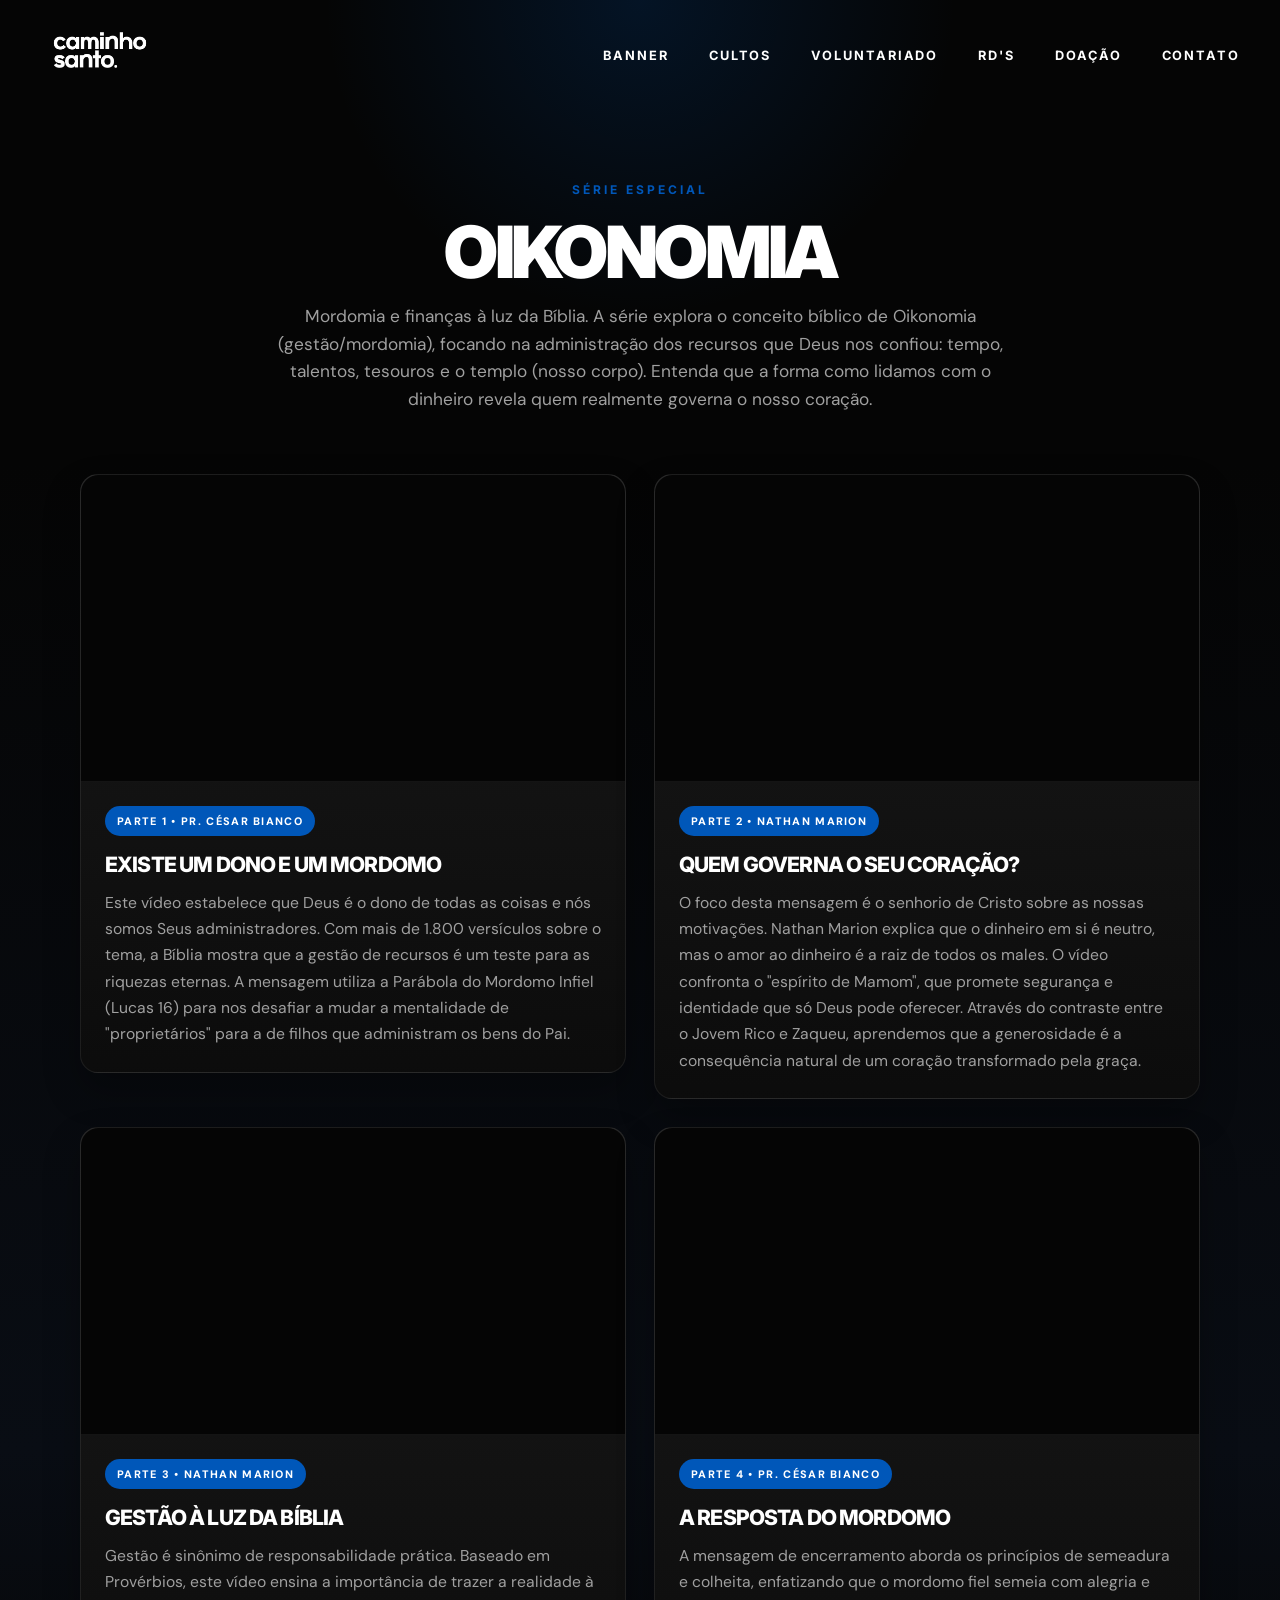
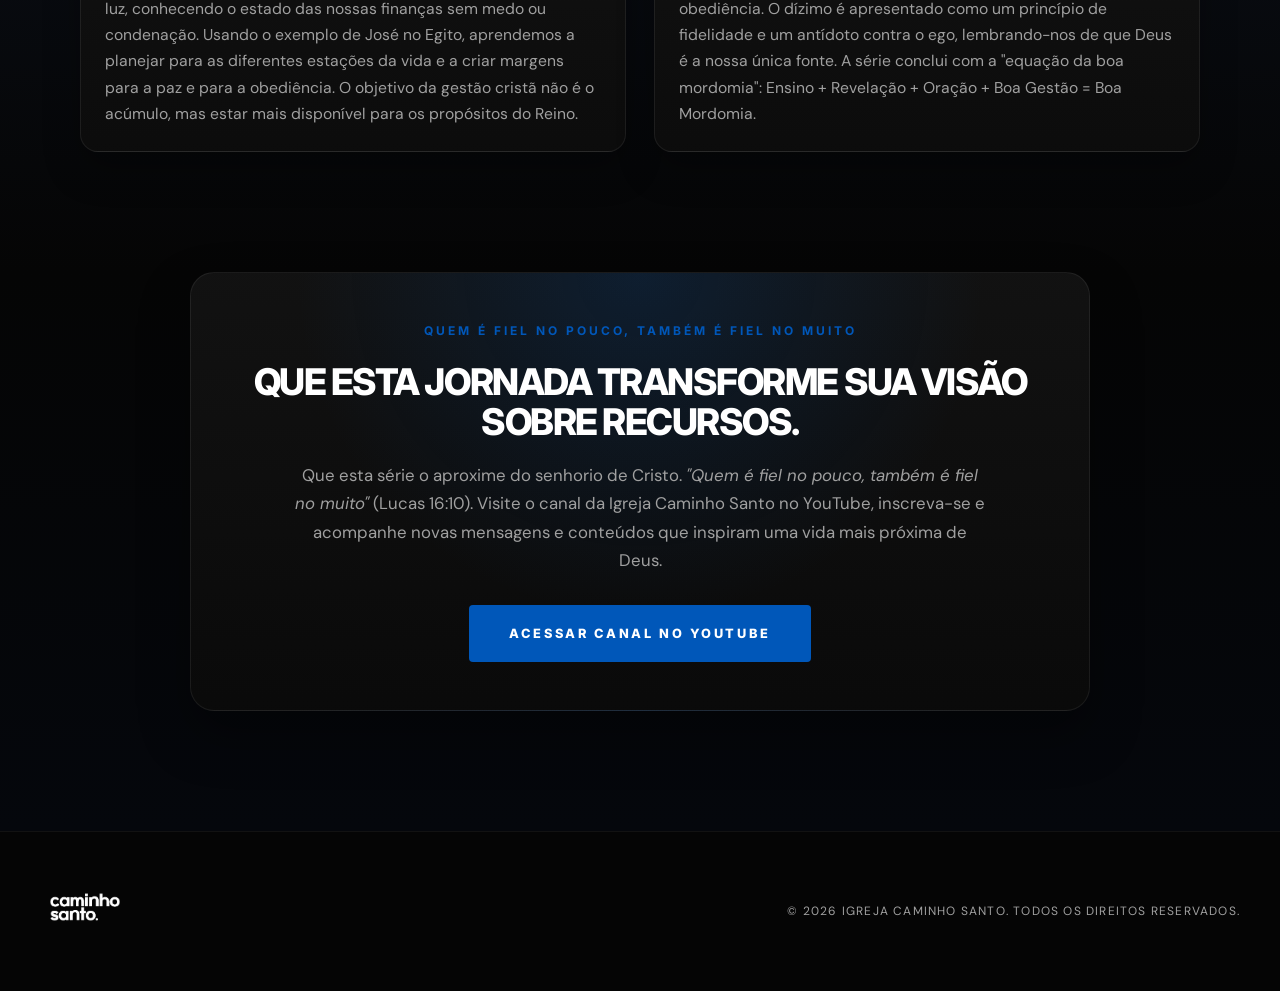
<file: oikonomia/index.html>
<!DOCTYPE html>
<html lang="pt-BR">

<head>
    <!-- Google Tag Manager -->
    <script>(function(w,d,s,l,i){w[l]=w[l]||[];w[l].push({'gtm.start':
    new Date().getTime(),event:'gtm.js'});var f=d.getElementsByTagName(s)[0],
    j=d.createElement(s),dl=l!='dataLayer'?'&l='+l:'';j.async=true;j.src=
    'https://www.googletagmanager.com/gtm.js?id='+i+dl;f.parentNode.insertBefore(j,f);
    })(window,document,'script','dataLayer','GTM-WJJWD4DZ');</script>
    <!-- End Google Tag Manager -->

    <meta charset="UTF-8">
    <meta name="viewport" content="width=device-width, initial-scale=1.0">
    <title>Oikonomia | Igreja Caminho Santo</title>

    <!-- Favicon -->
    <link rel="icon" type="image/svg+xml" href="../assets/LOGO ICS.svg">
    <link rel="icon" type="image/png" href="../assets/logo-ics.png">
    <link rel="apple-touch-icon" href="../assets/logo-ics.png">

    <meta name="description" content="Série OIKONOMIA da Igreja Caminho Santo: mordomia e finanças à luz da Bíblia. Aprenda a administrar tempo, talentos e tesouros sob o senhorio de Cristo.">
    <meta property="og:type" content="website">
    <meta property="og:url" content="https://www.caminhosanto.com/oikonomia">
    <meta property="og:title" content="Oikonomia | Igreja Caminho Santo">
    <meta property="og:description" content="Série OIKONOMIA da Igreja Caminho Santo: mordomia e finanças à luz da Bíblia. Aprenda a administrar tempo, talentos e tesouros sob o senhorio de Cristo.">
    <meta property="og:image" content="https://www.caminhosanto.com/assets/logo-ics.png">

    <link rel="canonical" href="https://www.caminhosanto.com/oikonomia">
    <meta name="theme-color" content="#0056b9">

    <!-- Google Fonts -->
    <link rel="preconnect" href="https://fonts.googleapis.com">
    <link rel="preconnect" href="https://fonts.gstatic.com" crossorigin>
    <link href="https://fonts.googleapis.com/css2?family=Inter:wght@400;700;800;900&family=DM+Sans:ital,wght@0,400;0,500;0,700;1,400&family=Instrument+Serif:ital@0;1&display=swap" rel="stylesheet">

    <!-- Icons -->
    <link rel="stylesheet" href="https://cdnjs.cloudflare.com/ajax/libs/font-awesome/6.4.0/css/all.min.css">

    <!-- Custom Style -->
    <link rel="stylesheet" href="../style.css">
</head>

<body>
    <!-- Google Tag Manager (noscript) -->
    <noscript><iframe src="https://www.googletagmanager.com/ns.html?id=GTM-WJJWD4DZ"
    height="0" width="0" style="display:none;visibility:hidden"></iframe></noscript>
    <!-- End Google Tag Manager (noscript) -->

    <header id="header">
        <nav class="container">
            <div class="logo">
                <a href="../index.html"><img src="../assets/ICS - WB.png" alt="Igreja Caminho Santo Logo"></a>
            </div>

            <div class="menu-toggle" id="mobile-menu">
                <i class="fas fa-bars"></i>
            </div>

            <ul class="nav-links">
                <li><a href="../index.html#home">BANNER</a></li>
                <li><a href="../index.html#contato">CULTOS</a></li>
                <li><a href="../index.html#voluntariado">VOLUNTARIADO</a></li>
                <li><a href="../index.html#rds">RD'S</a></li>
                <li><a href="../index.html#doacao">DOAÇÃO</a></li>
                <li><a href="../index.html#contato">CONTATO</a></li>
            </ul>
        </nav>
    </header>

    <main>
        <!-- Hero Intro Section -->
        <section class="devocional-intro">
            <div class="container">
                <span class="subtitle reveal">SÉRIE ESPECIAL</span>
                <h1 class="reveal">OIKONOMIA</h1>
                <p class="reveal">Mordomia e finanças à luz da Bíblia. A série explora o conceito bíblico de Oikonomia (gestão/mordomia), focando na administração dos recursos que Deus nos confiou: tempo, talentos, tesouros e o templo (nosso corpo). Entenda que a forma como lidamos com o dinheiro revela quem realmente governa o nosso coração.</p>

            </div>
        </section>

        <!-- Cards Grid Section -->
        <section class="devocional-container">
            <div class="container">
                <div class="devocional-grid-all">

                    <!-- Card PT 1 -->
                    <div class="devocional-card reveal">
                        <div class="video-container">
                            <iframe src="https://www.youtube.com/embed/kMii-wODPzE" frameborder="0"
                                allow="autoplay; fullscreen; encrypted-media; picture-in-picture;"
                                allowfullscreen loading="lazy"></iframe>
                        </div>
                        <div class="devocional-card-body">
                            <span class="ep-badge">PARTE 1 &bull; PR. CÉSAR BIANCO</span>
                            <h2>EXISTE UM DONO E UM MORDOMO</h2>
                            <p>Este vídeo estabelece que Deus é o dono de todas as coisas e nós somos Seus administradores. Com mais de 1.800 versículos sobre o tema, a Bíblia mostra que a gestão de recursos é um teste para as riquezas eternas. A mensagem utiliza a Parábola do Mordomo Infiel (Lucas 16) para nos desafiar a mudar a mentalidade de "proprietários" para a de filhos que administram os bens do Pai.</p>
                        </div>
                    </div>

                    <!-- Card PT 2 -->
                    <div class="devocional-card reveal">
                        <div class="video-container">
                            <iframe src="https://www.youtube.com/embed/jwmslHKN_JQ" frameborder="0"
                                allow="autoplay; fullscreen; encrypted-media; picture-in-picture;"
                                allowfullscreen loading="lazy"></iframe>
                        </div>
                        <div class="devocional-card-body">
                            <span class="ep-badge">PARTE 2 &bull; NATHAN MARION</span>
                            <h2>QUEM GOVERNA O SEU CORAÇÃO?</h2>
                            <p>O foco desta mensagem é o senhorio de Cristo sobre as nossas motivações. Nathan Marion explica que o dinheiro em si é neutro, mas o amor ao dinheiro é a raiz de todos os males. O vídeo confronta o "espírito de Mamom", que promete segurança e identidade que só Deus pode oferecer. Através do contraste entre o Jovem Rico e Zaqueu, aprendemos que a generosidade é a consequência natural de um coração transformado pela graça.</p>
                        </div>
                    </div>

                    <!-- Card PT 3 -->
                    <div class="devocional-card reveal">
                        <div class="video-container">
                            <iframe src="https://www.youtube.com/embed/f8FXmAQ4X0c" frameborder="0"
                                allow="autoplay; fullscreen; encrypted-media; picture-in-picture;"
                                allowfullscreen loading="lazy"></iframe>
                        </div>
                        <div class="devocional-card-body">
                            <span class="ep-badge">PARTE 3 &bull; NATHAN MARION</span>
                            <h2>GESTÃO À LUZ DA BÍBLIA</h2>
                            <p>Gestão é sinônimo de responsabilidade prática. Baseado em Provérbios, este vídeo ensina a importância de trazer a realidade à luz, conhecendo o estado das nossas finanças sem medo ou condenação. Usando o exemplo de José no Egito, aprendemos a planejar para as diferentes estações da vida e a criar margens para a paz e para a obediência. O objetivo da gestão cristã não é o acúmulo, mas estar mais disponível para os propósitos do Reino.</p>
                        </div>
                    </div>

                    <!-- Card PT 4 -->
                    <div class="devocional-card reveal">
                        <div class="video-container">
                            <iframe src="https://www.youtube.com/embed/h0QzPlWqPGk" frameborder="0"
                                allow="autoplay; fullscreen; encrypted-media; picture-in-picture;"
                                allowfullscreen loading="lazy"></iframe>
                        </div>
                        <div class="devocional-card-body">
                            <span class="ep-badge">PARTE 4 &bull; PR. CÉSAR BIANCO</span>
                            <h2>A RESPOSTA DO MORDOMO</h2>
                            <p>A mensagem de encerramento aborda os princípios de semeadura e colheita, enfatizando que o mordomo fiel semeia com alegria e obediência. O dízimo é apresentado como um princípio de fidelidade e um antídoto contra o ego, lembrando-nos de que Deus é a nossa única fonte. A série conclui com a "equação da boa mordomia": Ensino + Revelação + Oração + Boa Gestão = Boa Mordomia.</p>
                        </div>
                    </div>

                </div>
            </div>
        </section>

        <section class="devocional-cta">
            <div class="container">
                <div class="devocional-cta-box reveal">
                    <span class="subtitle">Quem &Eacute; Fiel No Pouco, Tamb&eacute;m &Eacute; Fiel No Muito</span>
                    <h2>Que esta jornada transforme sua vis&atilde;o sobre recursos.</h2>
                    <p>Que esta s&eacute;rie o aproxime do senhorio de Cristo. <em>"Quem &eacute; fiel no pouco, tamb&eacute;m &eacute; fiel no muito"</em> (Lucas 16:10). Visite o canal da Igreja Caminho Santo no YouTube, inscreva-se e acompanhe novas mensagens e conte&uacute;dos que inspiram uma vida mais pr&oacute;xima de Deus.</p>
                    <a href="https://www.youtube.com/@caminhosanto.jundiai" class="btn btn-primary" target="_blank" rel="noopener noreferrer">Acessar Canal No YouTube</a>
                </div>
            </div>
        </section>
    </main>

    <footer class="footer">
        <div class="container">
            <div class="footer-grid">
                <div class="footer-logo">
                    <a href="../index.html"><img src="../assets/ICS - WB.png" alt="ICS Logo"></a>
                </div>
                <div class="footer-copy">
                    <p>&copy; 2026 IGREJA CAMINHO SANTO. TODOS OS DIREITOS RESERVADOS.</p>
                </div>
            </div>
        </div>
    </footer>

    <script src="../main.js?v=1.3"></script>
</body>

</html>
</file>
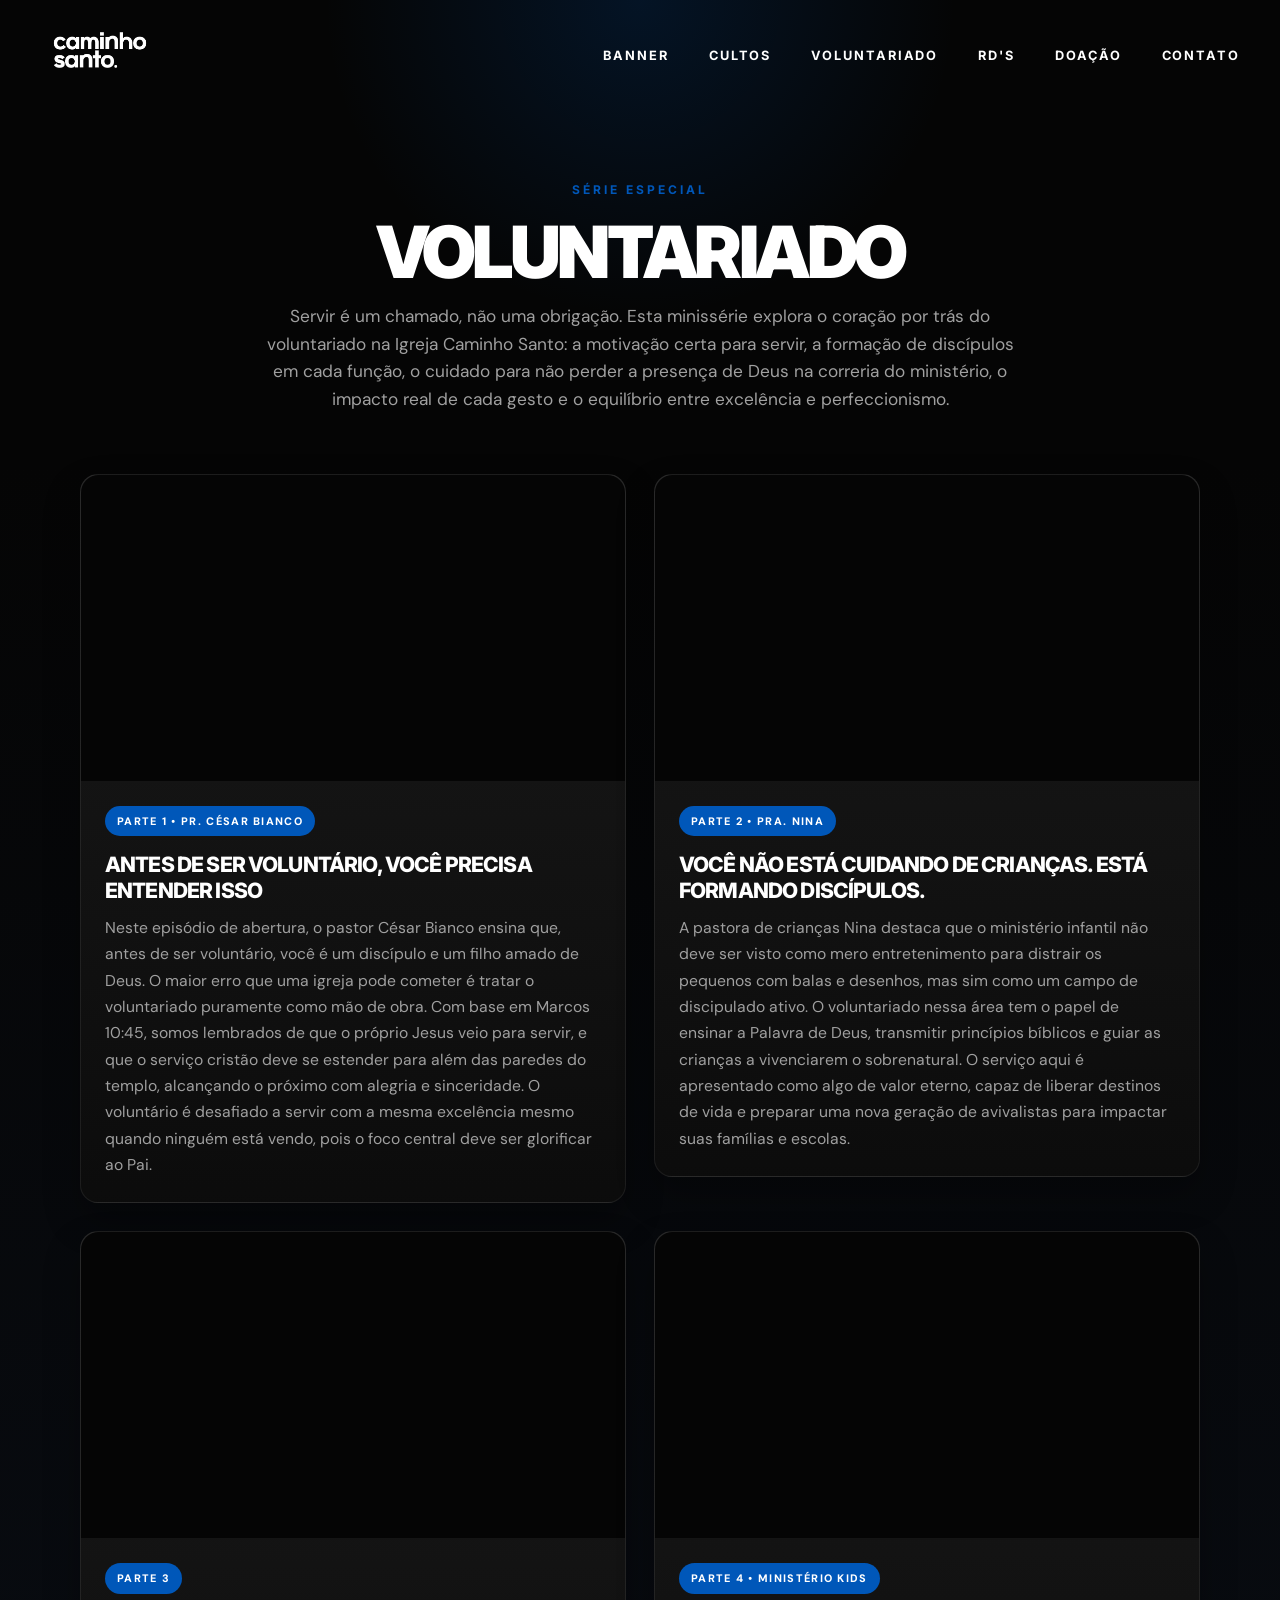
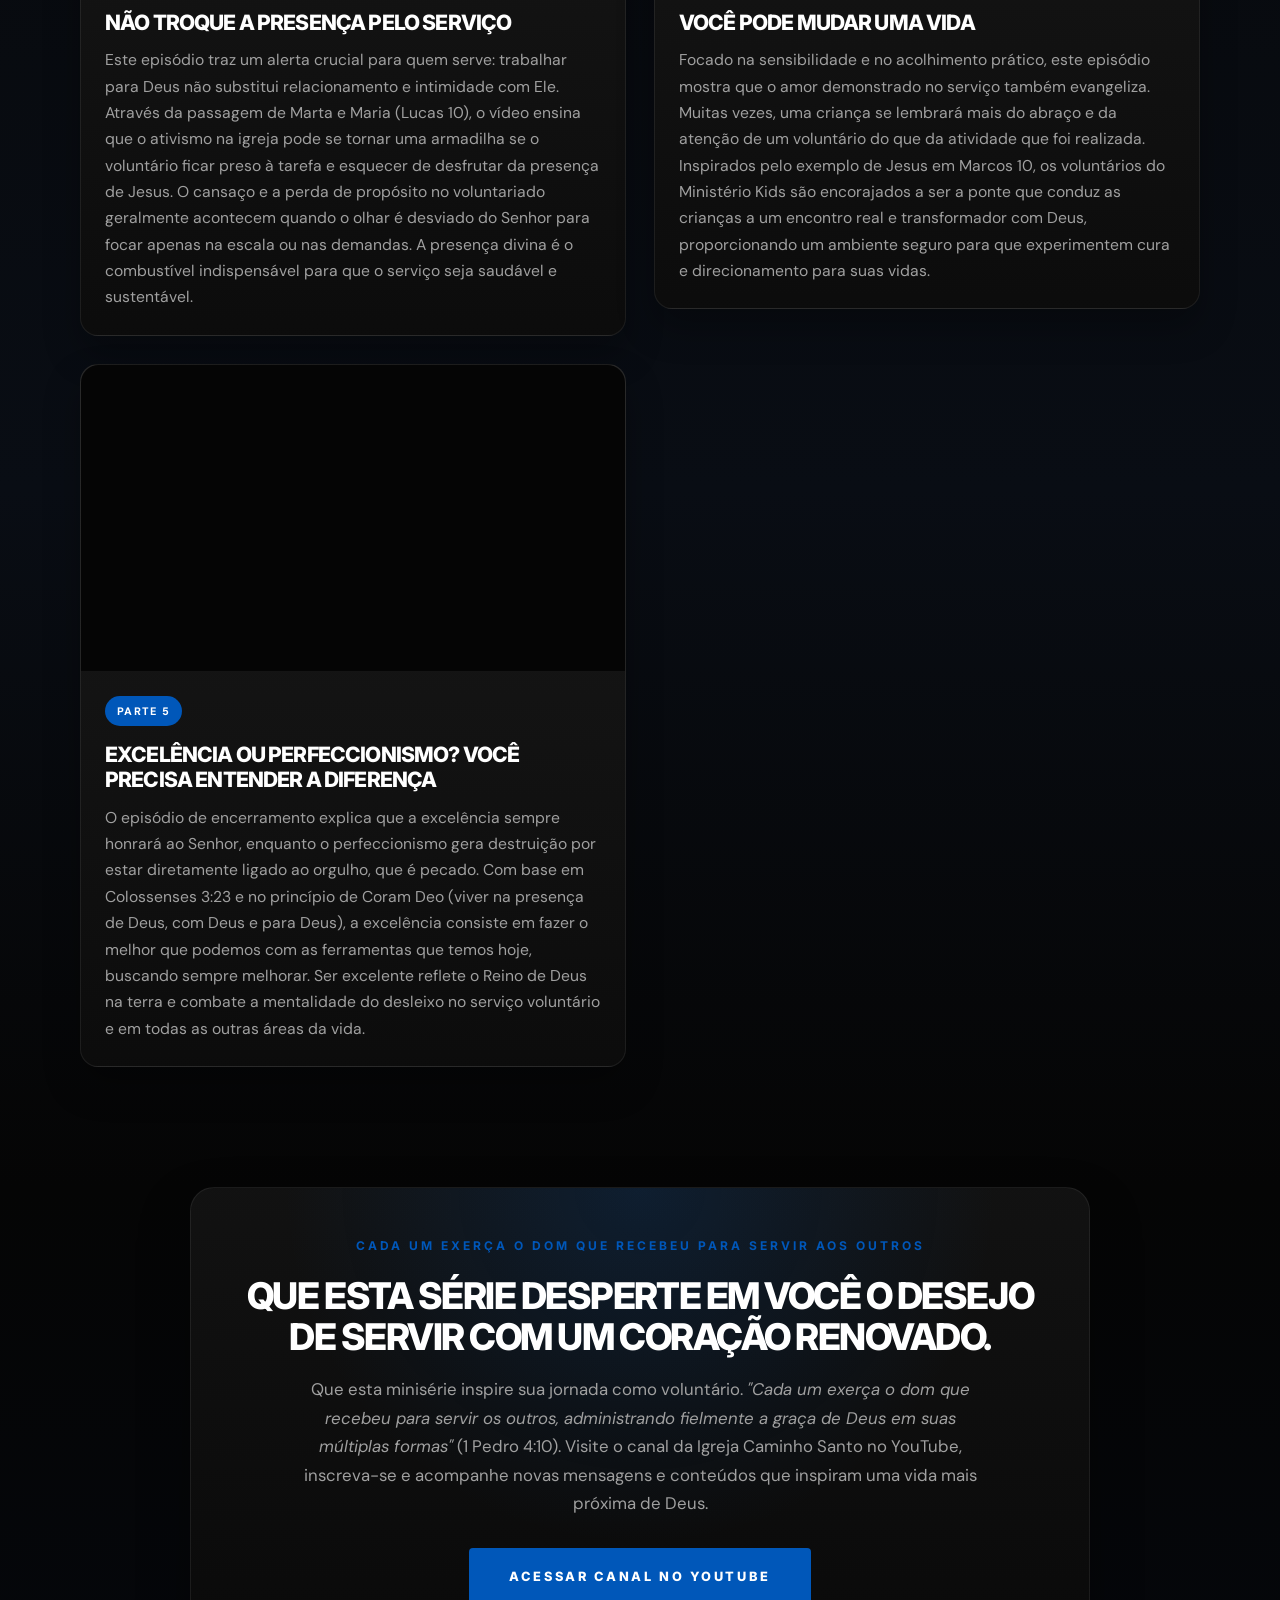
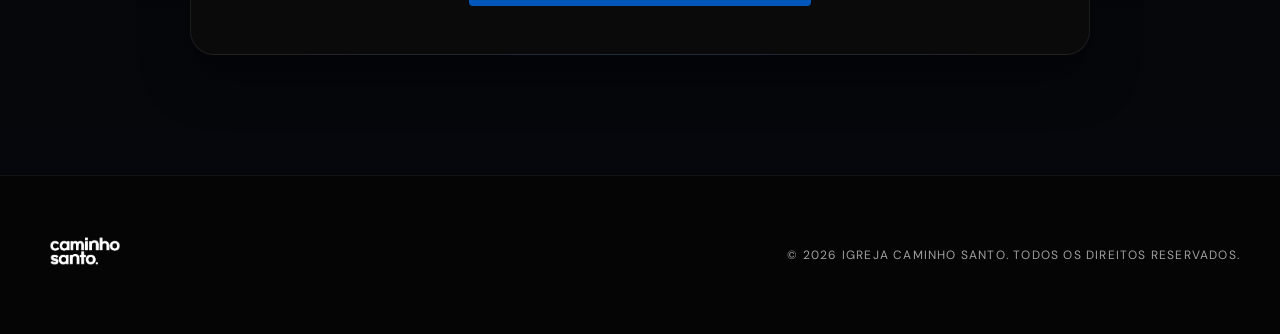
<file: voluntariado/index.html>
<!DOCTYPE html>
<html lang="pt-BR">

<head>
    <!-- Google Tag Manager -->
    <script>(function(w,d,s,l,i){w[l]=w[l]||[];w[l].push({'gtm.start':
    new Date().getTime(),event:'gtm.js'});var f=d.getElementsByTagName(s)[0],
    j=d.createElement(s),dl=l!='dataLayer'?'&l='+l:'';j.async=true;j.src=
    'https://www.googletagmanager.com/gtm.js?id='+i+dl;f.parentNode.insertBefore(j,f);
    })(window,document,'script','dataLayer','GTM-WJJWD4DZ');</script>
    <!-- End Google Tag Manager -->

    <meta charset="UTF-8">
    <meta name="viewport" content="width=device-width, initial-scale=1.0">
    <title>Voluntariado | Igreja Caminho Santo</title>

    <!-- Favicon -->
    <link rel="icon" type="image/svg+xml" href="../assets/LOGO ICS.svg">
    <link rel="icon" type="image/png" href="../assets/logo-ics.png">
    <link rel="apple-touch-icon" href="../assets/logo-ics.png">

    <meta name="description" content="Minissérie Voluntariado da Igreja Caminho Santo: o coração por trás de servir. Descubra como servir com propósito, presença e excelência à luz da Bíblia.">
    <meta property="og:type" content="website">
    <meta property="og:url" content="https://www.caminhosanto.com/voluntariado">
    <meta property="og:title" content="Voluntariado | Igreja Caminho Santo">
    <meta property="og:description" content="Minissérie Voluntariado da Igreja Caminho Santo: o coração por trás de servir. Descubra como servir com propósito, presença e excelência à luz da Bíblia.">
    <meta property="og:image" content="https://www.caminhosanto.com/assets/logo-ics.png">

    <link rel="canonical" href="https://www.caminhosanto.com/voluntariado">
    <meta name="theme-color" content="#0056b9">

    <!-- Google Fonts -->
    <link rel="preconnect" href="https://fonts.googleapis.com">
    <link rel="preconnect" href="https://fonts.gstatic.com" crossorigin>
    <link href="https://fonts.googleapis.com/css2?family=Inter:wght@400;700;800;900&family=DM+Sans:ital,wght@0,400;0,500;0,700;1,400&family=Instrument+Serif:ital@0;1&display=swap" rel="stylesheet">

    <!-- Icons -->
    <link rel="stylesheet" href="https://cdnjs.cloudflare.com/ajax/libs/font-awesome/6.4.0/css/all.min.css">

    <!-- Custom Style -->
    <link rel="stylesheet" href="../style.css">
</head>

<body>
    <!-- Google Tag Manager (noscript) -->
    <noscript><iframe src="https://www.googletagmanager.com/ns.html?id=GTM-WJJWD4DZ"
    height="0" width="0" style="display:none;visibility:hidden"></iframe></noscript>
    <!-- End Google Tag Manager (noscript) -->

    <header id="header">
        <nav class="container">
            <div class="logo">
                <a href="../index.html"><img src="../assets/ICS - WB.png" alt="Igreja Caminho Santo Logo"></a>
            </div>

            <div class="menu-toggle" id="mobile-menu">
                <i class="fas fa-bars"></i>
            </div>

            <ul class="nav-links">
                <li><a href="../index.html#home">BANNER</a></li>
                <li><a href="../index.html#contato">CULTOS</a></li>
                <li><a href="../index.html#voluntariado">VOLUNTARIADO</a></li>
                <li><a href="../index.html#rds">RD'S</a></li>
                <li><a href="../index.html#doacao">DOAÇÃO</a></li>
                <li><a href="../index.html#contato">CONTATO</a></li>
            </ul>
        </nav>
    </header>

    <main>
        <!-- Hero Intro Section -->
        <section class="devocional-intro">
            <div class="container">
                <span class="subtitle reveal">SÉRIE ESPECIAL</span>
                <h1 class="reveal">VOLUNTARIADO</h1>
                <p class="reveal">Servir é um chamado, não uma obrigação. Esta minissérie explora o coração por trás do voluntariado na Igreja Caminho Santo: a motivação certa para servir, a formação de discípulos em cada função, o cuidado para não perder a presença de Deus na correria do ministério, o impacto real de cada gesto e o equilíbrio entre excelência e perfeccionismo.</p>

            </div>
        </section>

        <!-- Cards Grid Section -->
        <section class="devocional-container">
            <div class="container">
                <div class="devocional-grid-all">

                    <!-- Card EP 1 -->
                    <div class="devocional-card reveal">
                        <div class="video-container">
                            <iframe src="https://www.youtube.com/embed/k0PfYwjcrhE" frameborder="0"
                                allow="autoplay; fullscreen; encrypted-media; picture-in-picture;"
                                allowfullscreen loading="lazy"></iframe>
                        </div>
                        <div class="devocional-card-body">
                            <span class="ep-badge">PARTE 1 &bull; PR. CÉSAR BIANCO</span>
                            <h2>ANTES DE SER VOLUNTÁRIO, VOCÊ PRECISA ENTENDER ISSO</h2>
                            <p>Neste episódio de abertura, o pastor César Bianco ensina que, antes de ser voluntário, você é um discípulo e um filho amado de Deus. O maior erro que uma igreja pode cometer é tratar o voluntariado puramente como mão de obra. Com base em Marcos 10:45, somos lembrados de que o próprio Jesus veio para servir, e que o serviço cristão deve se estender para além das paredes do templo, alcançando o próximo com alegria e sinceridade. O voluntário é desafiado a servir com a mesma excelência mesmo quando ninguém está vendo, pois o foco central deve ser glorificar ao Pai.</p>
                        </div>
                    </div>

                    <!-- Card EP 2 -->
                    <div class="devocional-card reveal">
                        <div class="video-container">
                            <iframe src="https://www.youtube.com/embed/1Ne-WHbm-u0" frameborder="0"
                                allow="autoplay; fullscreen; encrypted-media; picture-in-picture;"
                                allowfullscreen loading="lazy"></iframe>
                        </div>
                        <div class="devocional-card-body">
                            <span class="ep-badge">PARTE 2 &bull; PRA. NINA</span>
                            <h2>VOCÊ NÃO ESTÁ CUIDANDO DE CRIANÇAS. ESTÁ FORMANDO DISCÍPULOS.</h2>
                            <p>A pastora de crianças Nina destaca que o ministério infantil não deve ser visto como mero entretenimento para distrair os pequenos com balas e desenhos, mas sim como um campo de discipulado ativo. O voluntariado nessa área tem o papel de ensinar a Palavra de Deus, transmitir princípios bíblicos e guiar as crianças a vivenciarem o sobrenatural. O serviço aqui é apresentado como algo de valor eterno, capaz de liberar destinos de vida e preparar uma nova geração de avivalistas para impactar suas famílias e escolas.</p>
                        </div>
                    </div>

                    <!-- Card EP 3 -->
                    <div class="devocional-card reveal">
                        <div class="video-container">
                            <iframe src="https://www.youtube.com/embed/Z1aVqhmawEA" frameborder="0"
                                allow="autoplay; fullscreen; encrypted-media; picture-in-picture;"
                                allowfullscreen loading="lazy"></iframe>
                        </div>
                        <div class="devocional-card-body">
                            <span class="ep-badge">PARTE 3</span>
                            <h2>NÃO TROQUE A PRESENÇA PELO SERVIÇO</h2>
                            <p>Este episódio traz um alerta crucial para quem serve: trabalhar para Deus não substitui relacionamento e intimidade com Ele. Através da passagem de Marta e Maria (Lucas 10), o vídeo ensina que o ativismo na igreja pode se tornar uma armadilha se o voluntário ficar preso à tarefa e esquecer de desfrutar da presença de Jesus. O cansaço e a perda de propósito no voluntariado geralmente acontecem quando o olhar é desviado do Senhor para focar apenas na escala ou nas demandas. A presença divina é o combustível indispensável para que o serviço seja saudável e sustentável.</p>
                        </div>
                    </div>

                    <!-- Card EP 4 -->
                    <div class="devocional-card reveal">
                        <div class="video-container">
                            <iframe src="https://www.youtube.com/embed/n70GK22VL9M" frameborder="0"
                                allow="autoplay; fullscreen; encrypted-media; picture-in-picture;"
                                allowfullscreen loading="lazy"></iframe>
                        </div>
                        <div class="devocional-card-body">
                            <span class="ep-badge">PARTE 4 &bull; MINISTÉRIO KIDS</span>
                            <h2>VOCÊ PODE MUDAR UMA VIDA</h2>
                            <p>Focado na sensibilidade e no acolhimento prático, este episódio mostra que o amor demonstrado no serviço também evangeliza. Muitas vezes, uma criança se lembrará mais do abraço e da atenção de um voluntário do que da atividade que foi realizada. Inspirados pelo exemplo de Jesus em Marcos 10, os voluntários do Ministério Kids são encorajados a ser a ponte que conduz as crianças a um encontro real e transformador com Deus, proporcionando um ambiente seguro para que experimentem cura e direcionamento para suas vidas.</p>
                        </div>
                    </div>

                    <!-- Card EP 5 -->
                    <div class="devocional-card reveal">
                        <div class="video-container">
                            <iframe src="https://www.youtube.com/embed/PvGvY_Stkdw" frameborder="0"
                                allow="autoplay; fullscreen; encrypted-media; picture-in-picture;"
                                allowfullscreen loading="lazy"></iframe>
                        </div>
                        <div class="devocional-card-body">
                            <span class="ep-badge">PARTE 5</span>
                            <h2>EXCELÊNCIA OU PERFECCIONISMO? VOCÊ PRECISA ENTENDER A DIFERENÇA</h2>
                            <p>O episódio de encerramento explica que a excelência sempre honrará ao Senhor, enquanto o perfeccionismo gera destruição por estar diretamente ligado ao orgulho, que é pecado. Com base em Colossenses 3:23 e no princípio de Coram Deo (viver na presença de Deus, com Deus e para Deus), a excelência consiste em fazer o melhor que podemos com as ferramentas que temos hoje, buscando sempre melhorar. Ser excelente reflete o Reino de Deus na terra e combate a mentalidade do desleixo no serviço voluntário e em todas as outras áreas da vida.</p>
                        </div>
                    </div>

                </div>
            </div>
        </section>

        <section class="devocional-cta">
            <div class="container">
                <div class="devocional-cta-box reveal">
                    <span class="subtitle">Cada Um Exer&ccedil;a O Dom Que Recebeu Para Servir Aos Outros</span>
                    <h2>Que esta s&eacute;rie desperte em voc&ecirc; o desejo de servir com um cora&ccedil;&atilde;o renovado.</h2>
                    <p>Que esta minis&eacute;rie inspire sua jornada como volunt&aacute;rio. <em>"Cada um exer&ccedil;a o dom que recebeu para servir os outros, administrando fielmente a gra&ccedil;a de Deus em suas m&uacute;ltiplas formas"</em> (1 Pedro 4:10). Visite o canal da Igreja Caminho Santo no YouTube, inscreva-se e acompanhe novas mensagens e conte&uacute;dos que inspiram uma vida mais pr&oacute;xima de Deus.</p>
                    <a href="https://www.youtube.com/@caminhosanto.jundiai" class="btn btn-primary" target="_blank" rel="noopener noreferrer">Acessar Canal No YouTube</a>
                </div>
            </div>
        </section>
    </main>

    <footer class="footer">
        <div class="container">
            <div class="footer-grid">
                <div class="footer-logo">
                    <a href="../index.html"><img src="../assets/ICS - WB.png" alt="ICS Logo"></a>
                </div>
                <div class="footer-copy">
                    <p>&copy; 2026 IGREJA CAMINHO SANTO. TODOS OS DIREITOS RESERVADOS.</p>
                </div>
            </div>
        </div>
    </footer>

    <script src="../main.js?v=1.3"></script>
</body>

</html>
</file>
<file: style.css>
:root {
    --primary: #0057b9;
    --black: #050505;
    --gray-900: #121212;
    --gray-800: #1a1a1a;
    --white: #ffffff;
    --text-muted: #a0a0a0;
    --transition: all 0.5s cubic-bezier(0.4, 0, 0.2, 1);
}

* {
    margin: 0;
    padding: 0;
    box-sizing: border-box;
}

html {
    scroll-behavior: smooth;
}

body {
    font-family: 'DM Sans', sans-serif;
    background-color: var(--black);
    color: var(--white);
    line-height: 1.7;
    overflow-x: hidden;
    -webkit-font-smoothing: antialiased;
}

h1,
h2,
h3 {
    font-family: 'Inter', sans-serif;
    text-transform: uppercase;
    letter-spacing: -0.04em;
    font-weight: 800;
}

.container {
    max-width: 1400px;
    margin: 0 auto;
    padding: 0 40px;
}

.grid {
    display: grid;
    grid-template-columns: repeat(auto-fit, minmax(350px, 1fr));
    gap: 60px;
    align-items: center;
}

.subtitle {
    display: block;
    font-size: 0.75rem;
    font-weight: 700;
    letter-spacing: 0.25em;
    color: var(--primary);
    margin-bottom: 20px;
    text-transform: uppercase;
    font-family: 'Inter', sans-serif;
}

/* Header */
header {
    position: fixed;
    top: 0;
    width: 100%;
    z-index: 1000;
    padding: 30px 0;
    transition: var(--transition);
}

header.scrolled {
    background: rgba(5, 5, 5, 0.9);
    backdrop-filter: blur(10px);
    padding: 15px 0;
    border-bottom: 1px solid rgba(255, 255, 255, 0.05);
}

nav {
    display: flex;
    justify-content: space-between;
    align-items: center;
}

.logo img {
    height: 40px;
}

.nav-links {
    display: flex;
    list-style: none;
}

.nav-links li {
    margin-left: 40px;
}

.nav-links a {
    text-decoration: none;
    color: var(--white);
    font-size: 0.8rem;
    font-weight: 700;
    letter-spacing: 0.15em;
    transition: var(--transition);
    font-family: 'Inter', sans-serif;
}

.nav-links a:hover {
    color: var(--primary);
}

.menu-toggle {
    display: none;
    font-size: 1.5rem;
    cursor: pointer;
    z-index: 1001;
}

/* Reveal Animations */
.reveal {
    opacity: 0;
    transform: translateY(30px);
    transition: all 0.8s cubic-bezier(0.4, 0, 0.2, 1);
}

.reveal.active {
    opacity: 1;
    transform: translateY(0);
}

/* Hero Section */
.hero {
    height: 100vh;
    width: 100%;
    position: relative;
    overflow: hidden;
}

.carousel {
    height: 100%;
}

.carousel-inner {
    height: 100%;
    display: flex;
    transition: transform 0.8s cubic-bezier(0.77, 0, 0.175, 1);
}

.carousel-item {
    min-width: 100%;
    height: 100%;
    position: relative;
    display: flex;
    align-items: center;
    justify-content: center;
    background-size: cover;
    background-position: center;
}

#slide-expansao {
    background-image: url('expansao.png');
}

#slide-cultos {
    background-image: url('culto.jpg');
    background-position: center top;
}

#slide-voluntariado {
    background-image: url('voluntario.JPG');
}

#slide-kids {
    background-image: url('kids.jpg');
}

.overlay {
    position: absolute;
    top: 0;
    left: 0;
    width: 100%;
    height: 100%;
    background: linear-gradient(to bottom, rgba(5, 5, 5, 0.6), rgba(5, 5, 5, 0.9));
}

.carousel-content {
    position: relative;
    z-index: 1;
    text-align: center;
    max-width: 1000px;
    padding: 0 20px;
}

.carousel-content h1 {
    font-size: 6rem;
    line-height: 0.9;
    margin-bottom: 40px;
    font-weight: 900;
}

.carousel-content h1 span {
    color: var(--primary);
}

.cta-group {
    display: flex;
    gap: 20px;
    justify-content: center;
}

/* Buttons */
.btn {
    padding: 18px 40px;
    font-size: 0.8rem;
    font-weight: 800;
    letter-spacing: 0.2em;
    text-decoration: none;
    border-radius: 4px;
    transition: var(--transition);
    display: inline-block;
    font-family: 'Inter', sans-serif;
    text-transform: uppercase;
}

.btn-primary {
    background: var(--primary);
    color: var(--white);
}

.btn-primary:hover {
    background: var(--white);
    color: var(--black);
    transform: translateY(-5px);
}

.btn-outline-white {
    border: 1px solid var(--white);
    color: var(--white);
}

.btn-outline-white:hover {
    background: var(--white);
    color: var(--black);
}

.btn-outline-dark {
    border: 1px solid var(--white);
    color: var(--white);
}

.btn-spotify {
    background: #1DB954;
    color: white;
}

/* Indicators */
.carousel-indicators {
    position: absolute;
    bottom: 50px;
    left: 50%;
    transform: translateX(-50%);
    display: flex;
    gap: 15px;
    z-index: 10;
}

.dot {
    width: 12px;
    height: 12px;
    border: 1px solid var(--white);
    border-radius: 50%;
    cursor: pointer;
    transition: var(--transition);
}

.dot.active {
    background: var(--white);
    width: 40px;
    border-radius: 10px;
}

/* About Section */
.about-section {
    padding: 80px 0;
    background: var(--black);
}

.about-image {
    position: relative;
}

.about-image img {
    width: 100%;
    border-radius: 20px;
    box-shadow: 0 30px 60px rgba(0, 0, 0, 0.5);
    filter: grayscale(0.2);
    transition: var(--transition);
}

.about-image:hover img {
    filter: grayscale(0);
    transform: scale(1.02);
}

.about-content h2 {
    font-size: 4rem;
    line-height: 1.1;
    margin-bottom: 40px;
}

.about-content h2 span {
    color: var(--primary);
}

.about-content p {
    font-size: 1.15rem;
    color: var(--text-muted);
    margin-bottom: 25px;
    max-width: 600px;
}

/* Vision Section */
.vision-section {
    padding: 200px 0;
    text-align: center;
    background: var(--black);
}

.vision-subtitle {
    display: block;
    font-size: 0.9rem;
    font-weight: 600;
    letter-spacing: 0.1em;
    color: var(--white);
    margin-bottom: 40px;
    opacity: 0.8;
}

.vision-text {
    font-family: 'Instrument Serif', serif;
    font-size: 5.5rem;
    line-height: 1.05;
    text-transform: none;
    letter-spacing: -0.02em;
    max-width: 1200px;
    margin: 0 auto;
    font-weight: 400;
    color: var(--white);
}

.vision-text em {
    font-style: italic;
    font-weight: 400;
    color: var(--primary);
}

@media (max-width: 992px) {
    .vision-text {
        font-size: 3rem;
    }
}

@media (max-width: 768px) {
    .vision-text {
        font-size: 2.2rem;
    }
}

/* YouTube Section */
.youtube-section {
    padding: 100px 0;
    background: var(--gray-900);
}

.section-header {
    text-align: center;
    margin-bottom: 60px;
}

.section-header h2 {
    font-size: 2.5rem;
}

.video-container {
    position: relative;
    padding-bottom: 56.25%;
    height: 0;
    background: var(--black);
    border-radius: 8px;
    overflow: hidden;
}

.video-container iframe {
    position: absolute;
    top: 0;
    left: 0;
    width: 100%;
    height: 100%;
}

.youtube-footer {
    margin-top: 50px;
    text-align: center;
}

/* Playlist Section */
.playlist-section {
    padding: 150px 0;
}

.playlist-info h2 {
    font-size: 3rem;
    margin-bottom: 20px;
}

.playlist-info p {
    font-size: 1.1rem;
    color: var(--text-muted);
    margin-bottom: 40px;
}

/* Contact Section */
.contact-section {
    padding: 150px 0;
    background: var(--gray-900);
}

.contact-details h2 {
    font-size: 3rem;
    margin-bottom: 40px;
}

.info-item {
    display: flex;
    align-items: flex-start;
    margin-bottom: 30px;
}

.info-item i {
    font-size: 1.5rem;
    color: var(--primary);
    margin-right: 20px;
    margin-top: 5px;
}

.whatsapp-link {
    text-decoration: none;
    color: inherit;
    transition: var(--transition);
}

.whatsapp-link:hover p {
    color: var(--primary);
    transform: translateX(5px);
}

.whatsapp-link p {
    transition: var(--transition);
}

.social-links {
    margin-top: 50px;
}

.social-links a {
    font-size: 2rem;
    color: var(--white);
    margin-right: 30px;
    transition: var(--transition);
}

.social-links a:hover {
    color: var(--primary);
}

.map-box {
    border-radius: 20px;
    overflow: hidden;
    filter: grayscale(1) invert(1) contrast(1.2);
}

/* Footer */
.footer {
    padding: 60px 0;
    border-top: 1px solid rgba(255, 255, 255, 0.05);
}

.footer-grid {
    display: flex;
    justify-content: space-between;
    align-items: center;
}

.footer-logo img {
    height: 30px;
}

.footer-copy p {
    font-size: 0.75rem;
    letter-spacing: 0.1em;
    color: var(--text-muted);
}

/* Mobile Responsiveness */
@media (max-width: 992px) {
    .carousel-content h1 {
        font-size: 3.5rem;
    }
}

@media (max-width: 768px) {
    .nav-links {
        display: flex;
        flex-direction: column;
        justify-content: center;
        align-items: center;
        position: fixed;
        top: 0;
        left: 0;
        width: 100%;
        height: 100vh;
        background: var(--black);
        z-index: 1000;
        transform: translateX(100%);
        transition: var(--transition);
        margin: 0;
        padding: 0;
    }

    .nav-links.active {
        transform: translateX(0);
    }

    .nav-links li {
        margin: 20px 0;
    }

    .nav-links a {
        font-size: 1.5rem;
    }

    .menu-toggle {
        display: block;
        position: relative;
        z-index: 1001;
    }

    .carousel-content h1 {
        font-size: 2.5rem;
    }

    .container {
        padding: 0 20px;
    }

    .cta-group {
        flex-direction: column;
    }

    .mission-content h2 {
        font-size: 2rem;
    }
}

/* Pastors Section */
.pastors-section {
    padding: 100px 0;
    background: var(--gray-900);
}

.pastors-grid {
    display: grid;
    grid-template-columns: repeat(auto-fit, minmax(250px, 1fr));
    gap: 40px;
    margin-top: 50px;
}

.pastor-card {
    background: var(--black);
    padding: 30px;
    border-radius: 12px;
    transition: var(--transition);
}

.pastor-card:hover {
    transform: translateY(-10px);
}

.pastor-photo i {
    font-size: 80px;
    color: var(--primary);
    margin-bottom: 20px;
}

.pastor-photo img {
    width: 120px;
    height: 120px;
    border-radius: 50%;
    object-fit: cover;
    margin-bottom: 20px;
    border: 3px solid var(--primary);
}

.pastor-card h3 {
    font-size: 1.5rem;
    margin-bottom: 15px;
}

.pastor-card p {
    font-size: 0.95rem;
    color: var(--text-muted);
}

/* Connecting Section */
.connecting-section {
    padding: 100px 0 0 0;
    background: var(--black);
}

/* Ministerios Section (Hover Effect) */
.ministerios-section {
    padding: 50px 0;
}

.ministerios-container {
    display: flex;
    gap: 50px;
    border-top: 1px solid rgba(255, 255, 255, 0.1);
    border-bottom: 1px solid rgba(255, 255, 255, 0.1);
    padding: 50px 0;
}

.ministerios-lista {
    flex: 1;
    display: flex;
    flex-direction: column;
    gap: 20px;
}

.ministerio-item {
    font-family: 'Instrument Serif', serif;
    font-size: 4rem;
    color: rgba(255, 255, 255, 0.3);
    cursor: pointer;
    transition: var(--transition);
    line-height: 1;
}

.ministerio-item:hover,
.ministerio-item.active {
    color: var(--white);
    transform: translateX(20px);
}

.ministerios-conteudo {
    flex: 1;
    position: relative;
    display: flex;
    align-items: center;
}

.ministerio-detalhe {
    position: absolute;
    opacity: 0;
    visibility: hidden;
    transition: var(--transition);
    transform: translateY(20px);
    background: var(--gray-900);
    padding: 40px;
    border-radius: 12px;
    width: 100%;
    display: none; /* Add display none to avoid overlap */
}

.ministerio-detalhe.active {
    opacity: 1;
    visibility: visible;
    transform: translateY(0);
    position: relative;
    display: block; /* Ensure it's block when active */
}

.ministerio-detalhe h3 {
    font-size: 2rem;
    margin-bottom: 15px;
    color: var(--primary);
}

.ministerio-detalhe p {
    color: var(--text-muted);
    margin-bottom: 10px;
}

.mt-4 {
    margin-top: 1.5rem;
}

.mt-5 {
    margin-top: 3rem;
}

.text-center {
    text-align: center;
}

/* RDs e Voluntariado */
.rds-voluntariado {
    padding: 80px 0;
    background: var(--gray-900);
}

.rds-voluntariado .grid {
    align-items: stretch;
}

.content-box {
    background: var(--black);
    padding: 50px;
    border-radius: 12px;
}

.content-box h2 {
    margin-bottom: 20px;
    font-size: 2.2rem;
}

.content-box p {
    color: var(--text-muted);
    margin-bottom: 15px;
}

@media (max-width: 768px) {
    .ministerios-container {
        flex-direction: column;
    }

    .ministerio-item {
        font-size: 2.5rem;
    }

    .ministerio-item:hover,
    .ministerio-item.active {
        transform: translateX(10px);
    }
}

/* Devocionais Page */
.devocional-intro {
    text-align: center;
    padding: 180px 0 48px 0;
    background:
        radial-gradient(circle at top center, rgba(0, 87, 185, 0.18), transparent 40%),
        linear-gradient(to bottom, rgba(5, 5, 5, 0.82), var(--black));
    position: relative;
}

.devocional-intro .container {
    max-width: 1080px;
}

.devocional-intro h1 {
    font-size: 4.5rem;
    line-height: 0.9;
    font-weight: 900;
    margin-bottom: 18px;
    letter-spacing: -0.05em;
    font-family: 'Inter', sans-serif;
    text-transform: uppercase;
}

.devocional-intro h1 span {
    color: var(--primary);
}

.devocional-intro p {
    font-size: 1.08rem;
    color: var(--text-muted);
    max-width: 760px;
    margin: 0 auto;
    line-height: 1.6;
}

.devocional-highlights {
    display: flex;
    justify-content: center;
    gap: 12px;
    flex-wrap: wrap;
    margin-top: 32px;
}

.devocional-pill {
    display: inline-flex;
    align-items: center;
    justify-content: center;
    padding: 10px 16px;
    border-radius: 999px;
    border: 1px solid rgba(255, 255, 255, 0.08);
    background: rgba(255, 255, 255, 0.04);
    color: var(--white);
    font-size: 0.78rem;
    font-weight: 700;
    letter-spacing: 0.08em;
    text-transform: uppercase;
    backdrop-filter: blur(12px);
}

.devocional-container {
    padding-top: 12px;
    padding-bottom: 120px;
    background: linear-gradient(to bottom, var(--black), #090d14 70%, var(--black));
}

.devocional-container .container {
    max-width: 1200px;
}

.devocional-grid-all {
    display: grid;
    grid-template-columns: repeat(2, minmax(0, 1fr));
    gap: 28px;
    align-items: start;
}

.devocional-card {
    background: linear-gradient(180deg, rgba(26, 26, 26, 0.98), rgba(12, 12, 12, 0.98));
    border-radius: 18px;
    border: 1px solid rgba(255, 255, 255, 0.07);
    overflow: hidden;
    transition: var(--transition);
    display: flex;
    flex-direction: column;
    box-shadow: 0 18px 36px rgba(0, 0, 0, 0.28);
}

.devocional-card:hover {
    transform: translateY(-6px);
    border-color: rgba(0, 87, 185, 0.4);
    box-shadow: 0 22px 44px rgba(0, 0, 0, 0.42), 0 0 30px rgba(0, 87, 185, 0.12);
}

.devocional-card .video-container {
    border-radius: 18px 18px 0 0;
    border-bottom: 1px solid rgba(255, 255, 255, 0.06);
}

.devocional-card-body {
    padding: 24px;
    flex: 1;
    display: flex;
    flex-direction: column;
    gap: 12px;
}

.devocional-card-body .ep-badge {
    align-self: flex-start;
    font-size: 0.68rem;
    font-weight: 800;
    color: var(--white);
    background: var(--primary);
    padding: 6px 12px;
    border-radius: 999px;
    margin-bottom: 4px;
    letter-spacing: 0.12em;
}

.devocional-card-body h2 {
    font-size: 1.32rem;
    margin-bottom: 0;
    color: var(--white);
    line-height: 1.2;
    text-transform: uppercase;
}

.devocional-card-body p {
    color: var(--text-muted);
    font-size: 0.98rem;
    line-height: 1.68;
    flex: 1;
}

.devocional-cta {
    padding: 0 0 120px 0;
    background: linear-gradient(to bottom, var(--black), #05070c);
}

.devocional-cta-box {
    max-width: 900px;
    margin: 0 auto;
    text-align: center;
    padding: 48px 36px;
    border-radius: 24px;
    background:
        radial-gradient(circle at top, rgba(0, 87, 185, 0.18), transparent 55%),
        linear-gradient(180deg, rgba(18, 18, 18, 0.98), rgba(10, 10, 10, 0.98));
    border: 1px solid rgba(255, 255, 255, 0.07);
    box-shadow: 0 24px 50px rgba(0, 0, 0, 0.35);
}

.devocional-cta-box h2 {
    font-size: 2.3rem;
    margin-bottom: 18px;
    line-height: 1.1;
}

.devocional-cta-box p {
    max-width: 700px;
    margin: 0 auto 30px;
    color: var(--text-muted);
    font-size: 1.05rem;
    line-height: 1.7;
}

@media (max-width: 992px) {
    .devocional-intro {
        padding-top: 160px;
    }

    .devocional-grid-all {
        grid-template-columns: 1fr;
    }
    
    .devocional-intro h1 {
        font-size: 3.5rem;
    }

    .devocional-cta-box h2 {
        font-size: 2rem;
    }
}

@media (max-width: 768px) {
    .devocional-intro {
        padding: 140px 0 36px 0;
    }

    .devocional-intro h1 {
        font-size: 2.8rem;
    }

    .devocional-intro p {
        font-size: 1rem;
    }

    .devocional-card-body {
        padding: 20px;
    }

    .devocional-cta {
        padding-bottom: 90px;
    }

    .devocional-cta-box {
        padding: 36px 22px;
        border-radius: 18px;
    }

    .devocional-cta-box h2 {
        font-size: 1.7rem;
    }

    .devocional-cta-box p {
        font-size: 0.98rem;
    }
}
</file>
